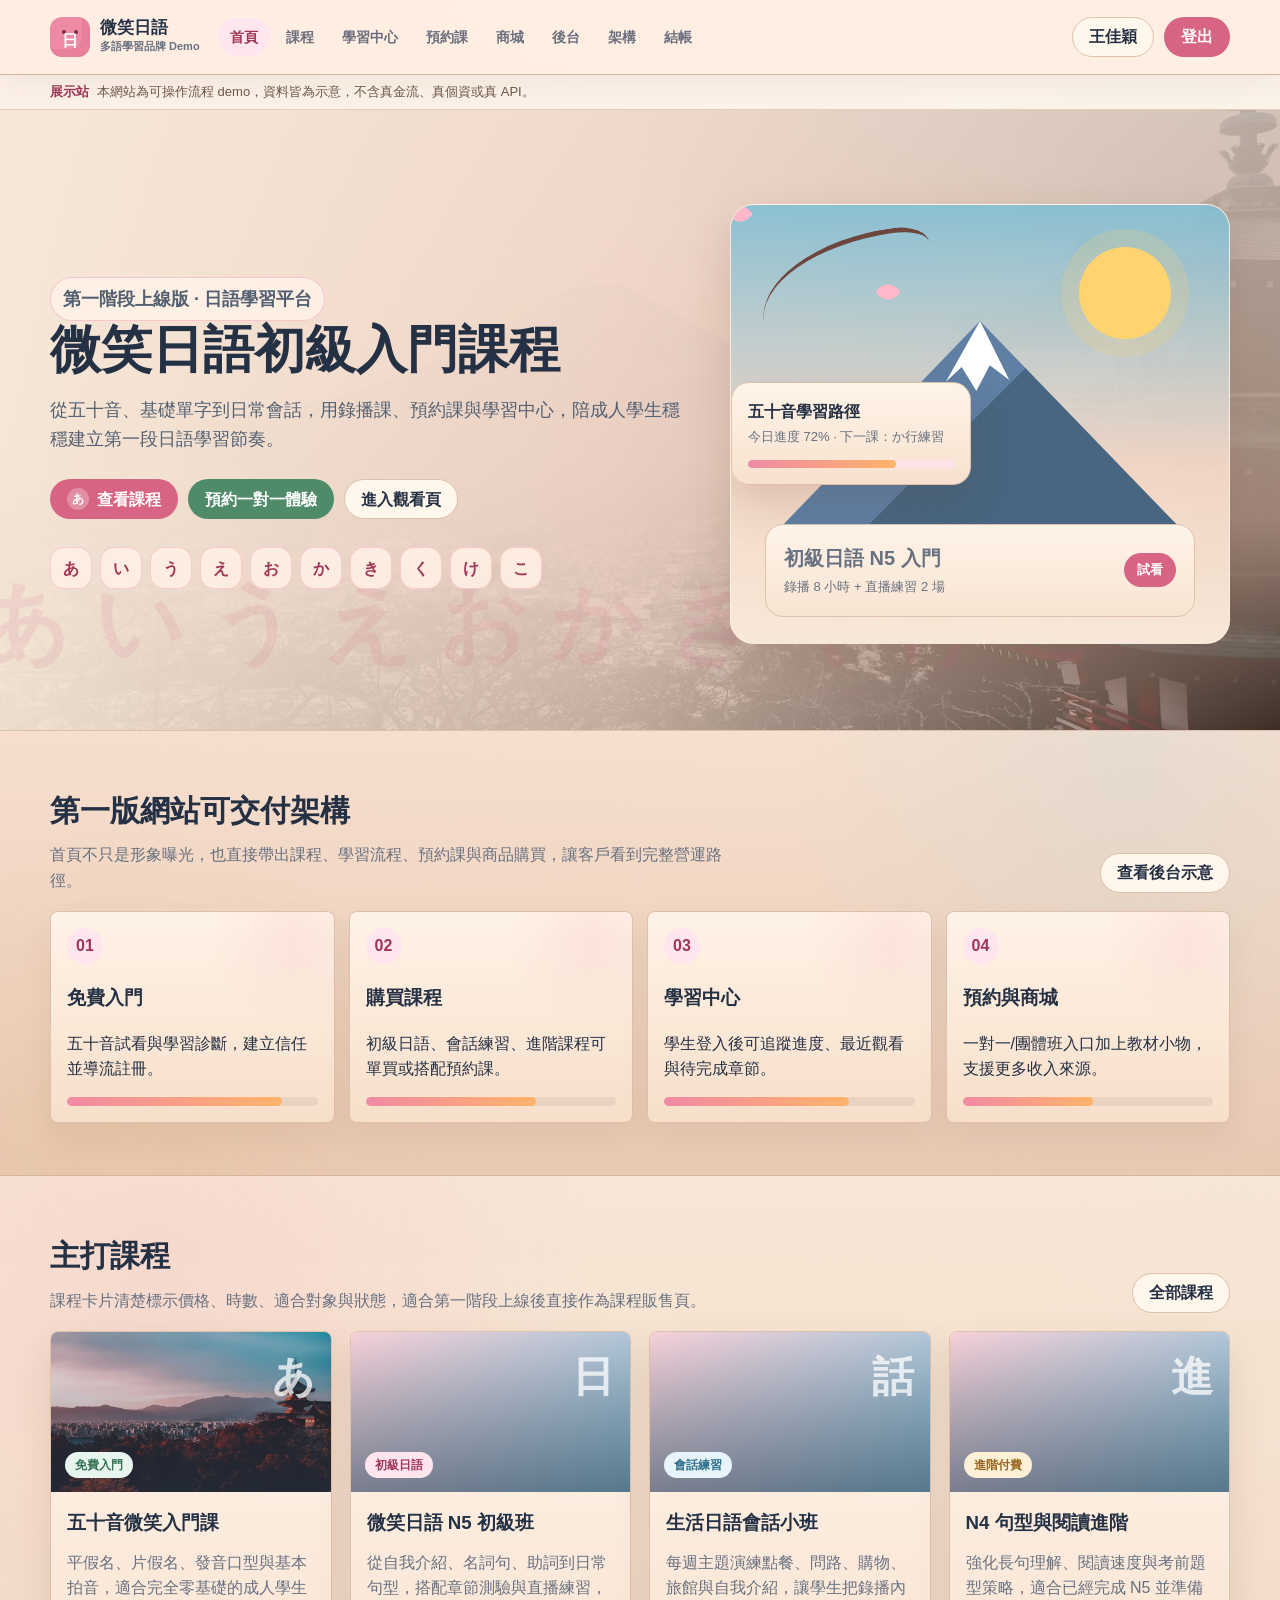
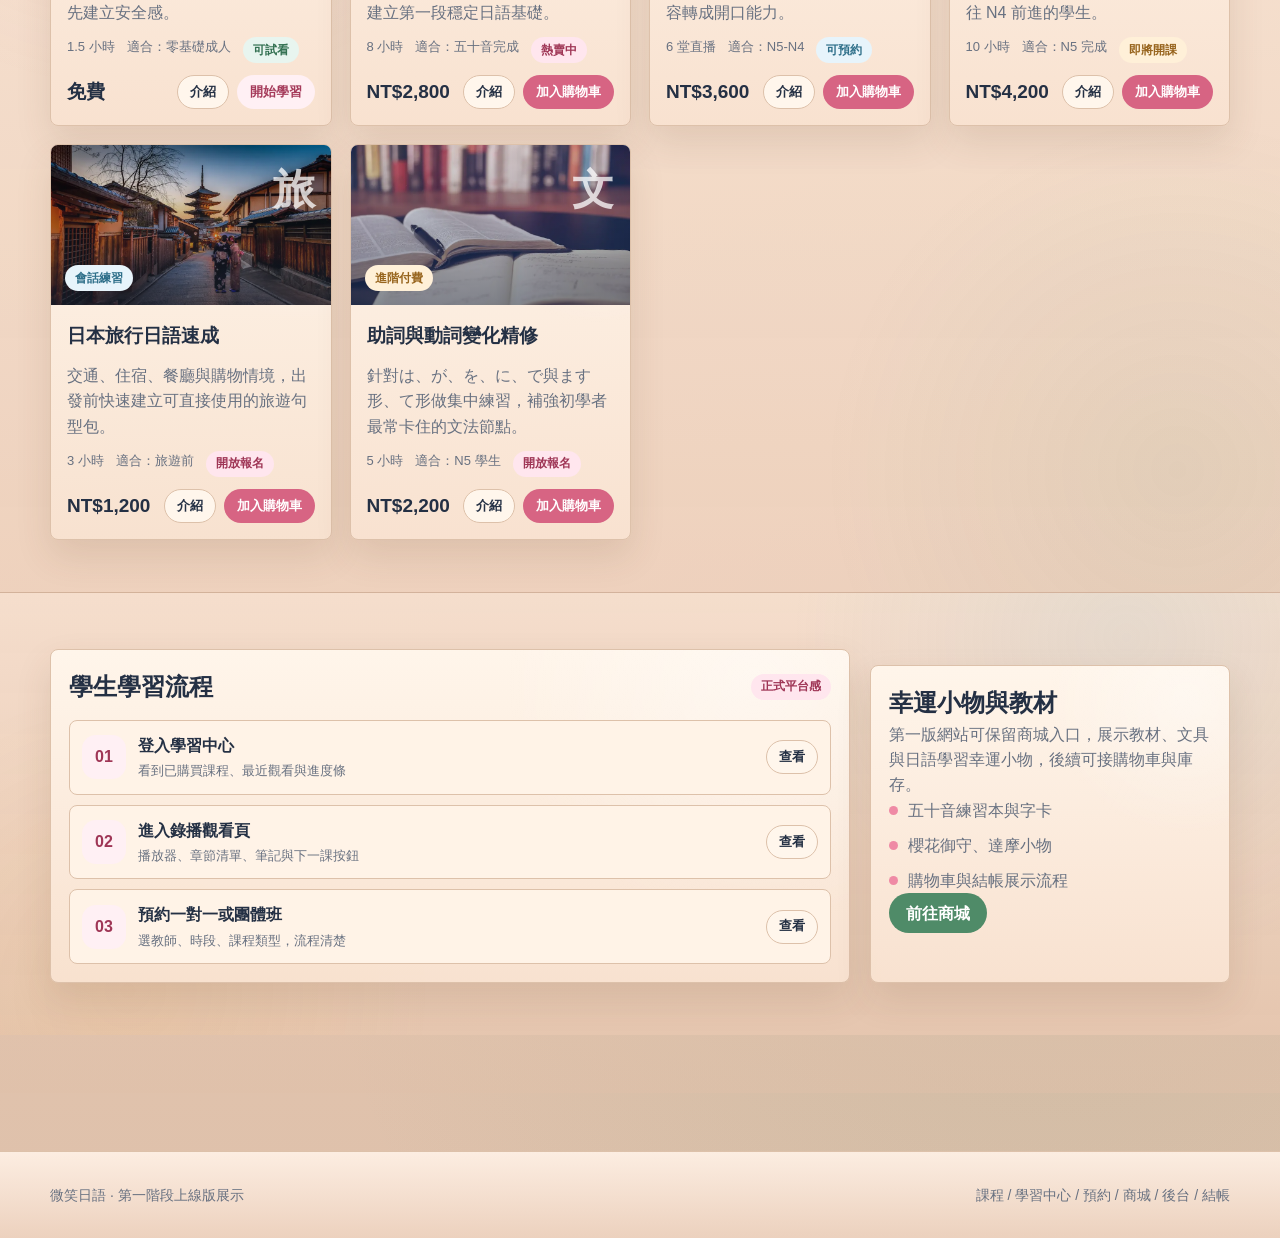
<file: index.html>
<!doctype html>
<html lang="zh-Hant">
  <head>
    <meta charset="utf-8">
    <meta name="viewport" content="width=device-width, initial-scale=1">
    <meta name="robots" content="noindex,nofollow">
    <title>微笑日語 | 第一階段上線版</title>
    <link rel="icon" href="favicon.svg" type="image/svg+xml">
    <link rel="stylesheet" href="styles.css?v=qa-20260507d">
  </head>
  <body>
    <header class="site-header">
      <div class="nav-shell">
        <a class="brand" href="index.html">
          <span class="brand-mark"><span>日</span></span>
          <span class="brand-text"><strong>微笑日語</strong><small>多語學習品牌 Demo</small></span>
        </a>
        <nav class="site-nav" aria-label="主要導覽">
          <a class="is-active" href="index.html">首頁</a>
          <a href="courses.html">課程</a>
          <a href="dashboard.html">學習中心</a>
          <a href="booking.html">預約課</a>
          <a href="shop.html">商城</a>
          <a href="admin.html">後台</a>
          <a href="checkout.html">結帳</a>
        </nav>
        <div class="nav-actions">
          <a class="btn btn-outline" href="dashboard.html">學生登入</a>
          <a class="btn btn-primary" href="course-detail.html">開始學五十音</a>
        </div>
      </div>
    </header>

    <main class="page-main">
      <section class="hero">
        <div class="page-shell hero-grid">
          <div class="hero-copy">
            <p class="eyebrow">第一階段上線版 · 日語學習平台</p>
            <h1>微笑日語初級入門課程</h1>
            <p>從五十音、基礎單字到日常會話，用錄播課、預約課與學習中心，陪成人學生穩穩建立第一段日語學習節奏。</p>
            <div class="hero-actions">
              <a class="btn btn-primary" href="courses.html"><span class="icon-dot">あ</span>查看課程</a>
              <a class="btn btn-matcha" href="booking.html">預約一對一體驗</a>
              <a class="btn btn-outline" href="learn.html">進入觀看頁</a>
            </div>
            <div class="kana-strip" aria-label="五十音視覺元素">
              <span>あ</span><span>い</span><span>う</span><span>え</span><span>お</span>
              <span>か</span><span>き</span><span>く</span><span>け</span><span>こ</span>
            </div>
          </div>

          <div class="hero-visual" aria-label="富士山與課程學習視覺">
            <div class="fuji-card">
              <div class="sun"></div>
              <div class="sakura-branch"></div>
              <span class="petal"></span>
              <span class="petal"></span>
              <span class="petal"></span>
              <div class="mountain"></div>
              <div class="path-card">
                <strong>五十音學習路徑</strong>
                <span class="item-meta">今日進度 72% · 下一課：か行練習</span>
                <div class="path-line"><span style="--value: 72%"></span></div>
              </div>
              <div class="lesson-ticket">
                <span><strong>初級日語 N5 入門</strong><span class="item-meta">錄播 8 小時 + 直播練習 2 場</span></span>
                <a class="btn btn-small btn-primary" href="course-detail.html">試看</a>
              </div>
            </div>
          </div>
        </div>
      </section>

      <section class="section">
        <div class="page-shell">
          <div class="section-title">
            <div>
              <h2>第一版網站可交付架構</h2>
              <p>首頁不只是形象曝光，也直接帶出課程、學習流程、預約課與商品購買，讓客戶看到完整營運路徑。</p>
            </div>
            <a class="btn btn-outline" href="admin.html">查看後台示意</a>
          </div>
          <div class="learning-path">
            <article class="path-step" data-step="01">
              <h3>免費入門</h3>
              <p>五十音試看與學習診斷，建立信任並導流註冊。</p>
              <div class="progress-bar"><span style="--value: 86%"></span></div>
            </article>
            <article class="path-step" data-step="02">
              <h3>購買課程</h3>
              <p>初級日語、會話練習、進階課程可單買或搭配預約課。</p>
              <div class="progress-bar"><span style="--value: 68%"></span></div>
            </article>
            <article class="path-step" data-step="03">
              <h3>學習中心</h3>
              <p>學生登入後可追蹤進度、最近觀看與待完成章節。</p>
              <div class="progress-bar"><span style="--value: 74%"></span></div>
            </article>
            <article class="path-step" data-step="04">
              <h3>預約與商城</h3>
              <p>一對一/團體班入口加上教材小物，支援更多收入來源。</p>
              <div class="progress-bar"><span style="--value: 52%"></span></div>
            </article>
          </div>
        </div>
      </section>

      <section class="section">
        <div class="page-shell">
          <div class="section-title">
            <div>
              <h2>主打課程</h2>
              <p>課程卡片清楚標示價格、時數、適合對象與狀態，適合第一階段上線後直接作為課程販售頁。</p>
            </div>
            <a class="btn btn-outline" href="courses.html">全部課程</a>
          </div>
          <div class="course-grid">
            <article class="course-card">
              <div class="course-art" data-kana="あ"><picture class="art-picture"><source srcset="assets/images/courses/kana-intro.webp" type="image/webp"><img src="assets/images/courses/kana-intro.jpg" alt="五十音微笑入門課課程示意圖" loading="lazy" decoding="async"></picture>
                <span class="tag tag-free">免費入門</span>
              </div>
              <div class="card-body">
                <h3>五十音微笑入門課</h3>
                <p>12 支短影片，建立平假名、片假名與發音基礎。</p>
                <div class="card-meta"><span>1.5 小時</span><span>零基礎</span><span>開放試看</span></div>
                <div class="card-foot"><span class="price">免費</span><a class="btn btn-small btn-soft" href="course-detail.html">看詳情</a></div>
              </div>
            </article>
            <article class="course-card">
              <div class="course-art" data-kana="日"><picture class="art-picture"><source srcset="assets/images/courses/n5-basic.webp" type="image/webp"><img src="assets/images/courses/n5-basic.jpg" alt="微笑日語 N5 初級班課程示意圖" loading="lazy" decoding="async"></picture>
                <span class="tag tag-new">初級日語</span>
              </div>
              <div class="card-body">
                <h3>微笑日語 N5 初級班</h3>
                <p>從自我介紹、助詞到日常句型，搭配章節測驗。</p>
                <div class="card-meta"><span>8 小時</span><span>初學成人</span><span>熱賣中</span></div>
                <div class="card-foot"><span class="price">NT$2,800</span><a class="btn btn-small btn-primary" href="course-detail.html">購買</a></div>
              </div>
            </article>
            <article class="course-card">
              <div class="course-art" data-kana="話"><picture class="art-picture"><source srcset="assets/images/courses/conversation.webp" type="image/webp"><img src="assets/images/courses/conversation.jpg" alt="生活日語會話練習課程示意圖" loading="lazy" decoding="async"></picture>
                <span class="tag tag-live">會話練習</span>
              </div>
              <div class="card-body">
                <h3>生活日語會話練習</h3>
                <p>購物、餐廳、旅遊與職場情境，小班直播演練。</p>
                <div class="card-meta"><span>6 堂</span><span>N5-N4</span><span>可預約</span></div>
                <div class="card-foot"><span class="price">NT$3,600</span><a class="btn btn-small btn-matcha" href="booking.html">預約</a></div>
              </div>
            </article>
            <article class="course-card">
              <div class="course-art" data-kana="進"><picture class="art-picture"><source srcset="assets/images/courses/n4-reading.webp" type="image/webp"><img src="assets/images/courses/n4-reading.jpg" alt="N4 句型與閱讀進階課程示意圖" loading="lazy" decoding="async"></picture>
                <span class="tag tag-paid">進階付費</span>
              </div>
              <div class="card-body">
                <h3>N4 句型與閱讀進階</h3>
                <p>強化長句理解、閱讀速度與考前題型策略。</p>
                <div class="card-meta"><span>10 小時</span><span>N5 完成</span><span>即將開課</span></div>
                <div class="card-foot"><span class="price">NT$4,200</span><a class="btn btn-small btn-outline" href="courses.html">了解</a></div>
              </div>
            </article>
          </div>
        </div>
      </section>

      <section class="section">
        <div class="page-shell content-grid">
          <div class="panel">
            <div class="panel-head">
              <h2>學生學習流程</h2>
              <span class="state-pill state-pink">正式平台感</span>
            </div>
            <ul class="lesson-list">
              <li class="lesson-item"><span class="lesson-index">01</span><span><strong class="item-title">登入學習中心</strong><span class="item-meta">看到已購買課程、最近觀看與進度條</span></span><a class="btn btn-small btn-outline" href="dashboard.html">查看</a></li>
              <li class="lesson-item"><span class="lesson-index">02</span><span><strong class="item-title">進入錄播觀看頁</strong><span class="item-meta">播放器、章節清單、筆記與下一課按鈕</span></span><a class="btn btn-small btn-outline" href="learn.html">查看</a></li>
              <li class="lesson-item"><span class="lesson-index">03</span><span><strong class="item-title">預約一對一或團體班</strong><span class="item-meta">選教師、時段、課程類型，流程清楚</span></span><a class="btn btn-small btn-outline" href="booking.html">查看</a></li>
            </ul>
          </div>
          <aside class="panel">
            <h2>幸運小物與教材</h2>
            <p>第一版網站可保留商城入口，展示教材、文具與日語學習幸運小物，後續可接購物車與庫存。</p>
            <ul class="feature-list">
              <li>五十音練習本與字卡</li>
              <li>櫻花御守、達摩小物</li>
              <li>購物車與結帳展示流程</li>
            </ul>
            <a class="btn btn-matcha" href="shop.html">前往商城</a>
          </aside>
        </div>
      </section>
    </main>

    <footer class="footer">
      <div class="page-shell">
        <span>微笑日語 · 第一階段上線版展示</span>
        <span>課程 / 學習中心 / 預約 / 商城 / 後台 / 結帳</span>
      </div>
    </footer>
    <script src="app.js?v=qa-20260507d"></script>
  </body>
</html>
</file>
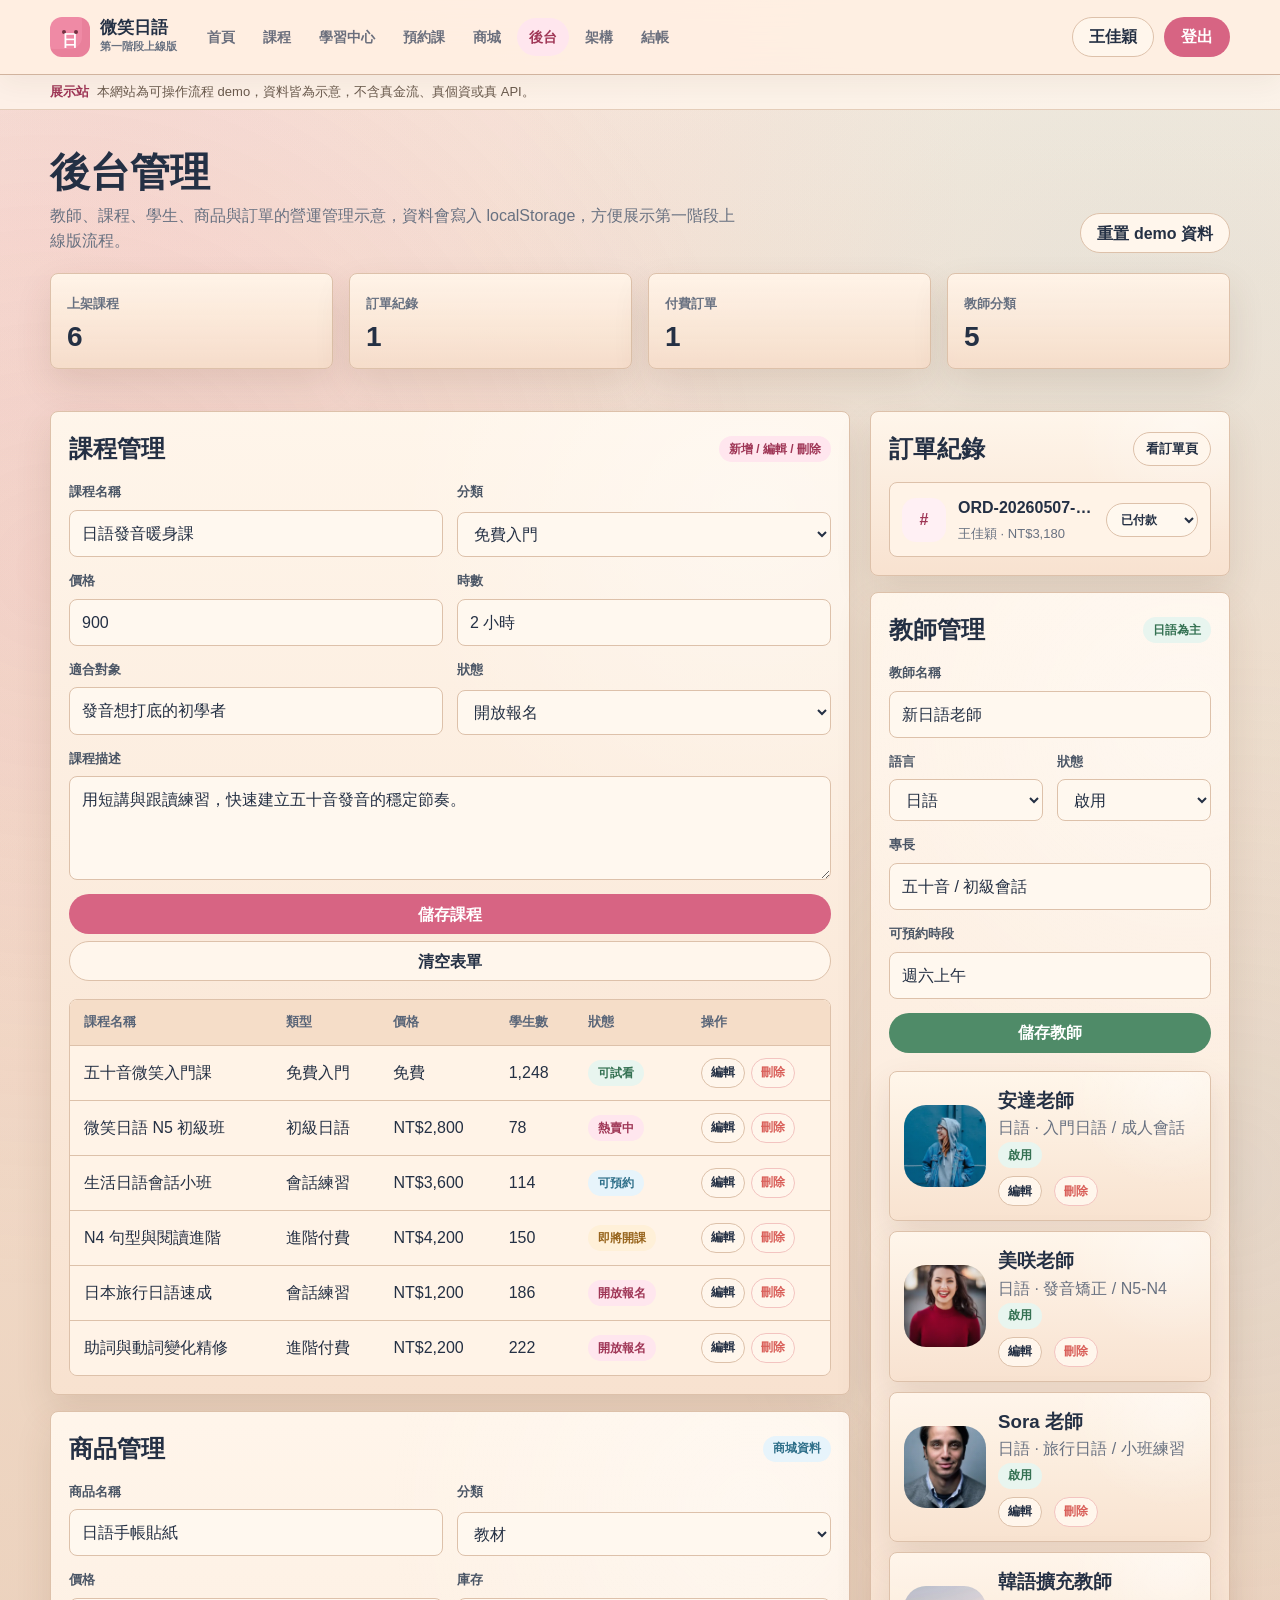
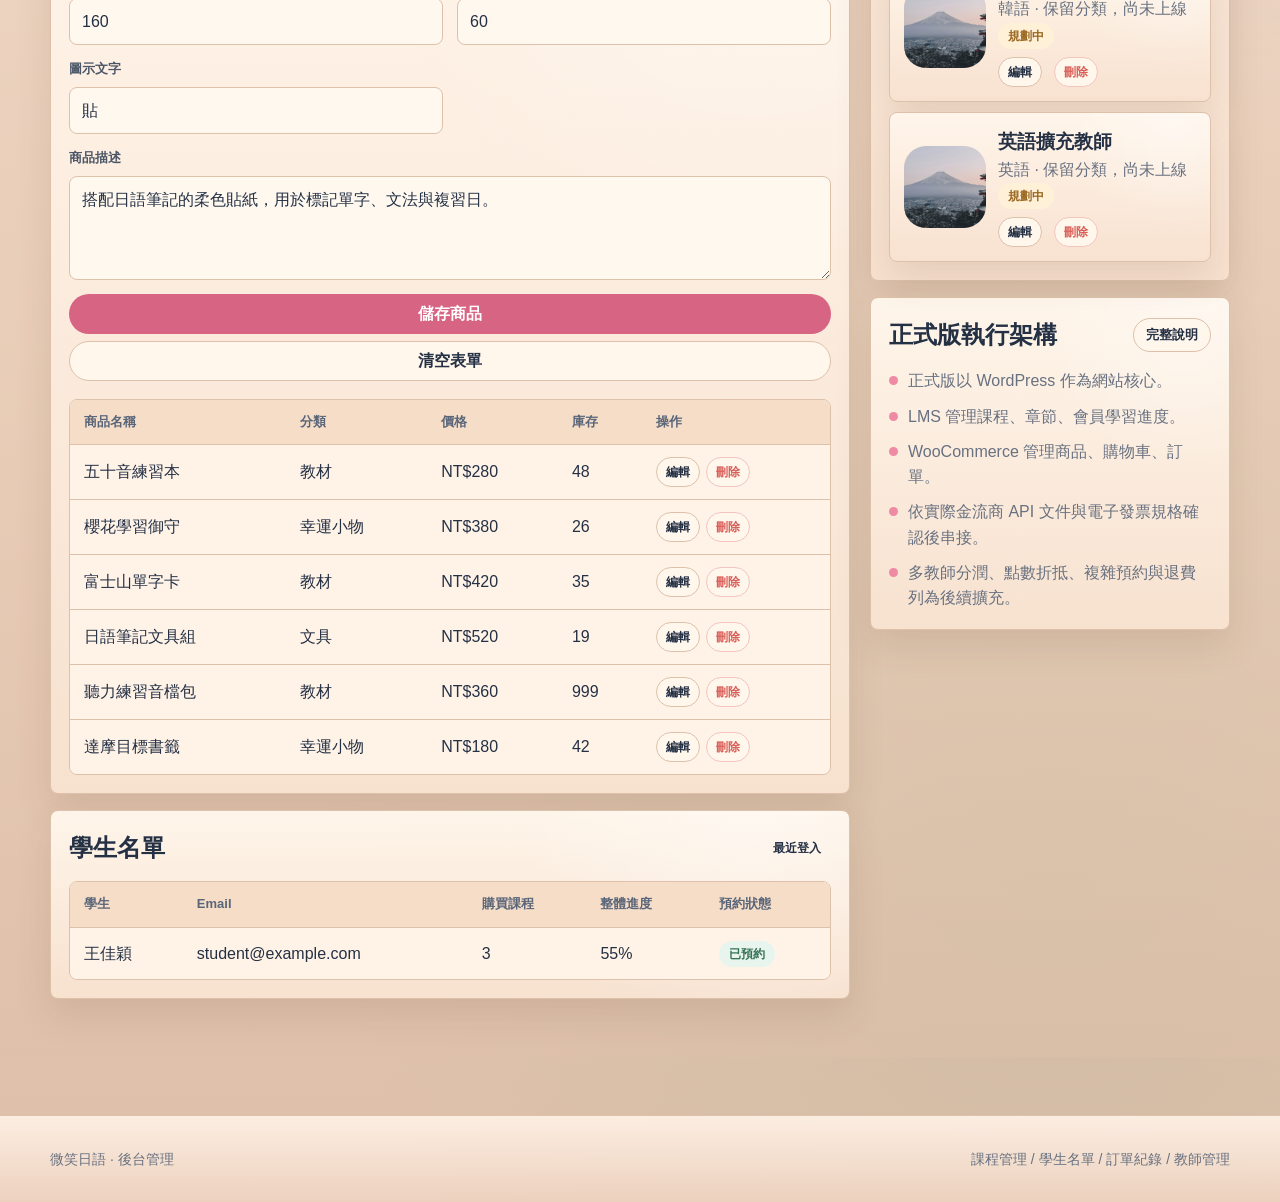
<file: admin.html>
<!doctype html>
<html lang="zh-Hant">
  <head>
    <meta charset="utf-8">
    <meta name="viewport" content="width=device-width, initial-scale=1">
    <meta name="robots" content="noindex,nofollow">
    <title>後台管理 | 微笑日語</title>
    <link rel="icon" href="favicon.svg" type="image/svg+xml">
    <link rel="stylesheet" href="styles.css?v=qa-20260507d">
  </head>
  <body>
    <header class="site-header">
      <div class="nav-shell">
        <a class="brand" href="index.html"><span class="brand-mark"><span>日</span></span><span class="brand-text"><strong>微笑日語</strong><small>第一階段上線版</small></span></a>
        <nav class="site-nav" aria-label="主要導覽">
          <a href="index.html">首頁</a>
          <a href="courses.html">課程</a>
          <a href="dashboard.html">學習中心</a>
          <a href="booking.html">預約課</a>
          <a href="shop.html">商城</a>
          <a class="is-active" href="admin.html">後台</a>
          <a href="checkout.html">結帳</a>
        </nav>
        <div class="nav-actions"><a class="btn btn-outline" href="courses.html">前台預覽</a><a class="btn btn-primary" href="admin.html">新增課程</a></div>
      </div>
    </header>

    <main class="page-main">
      <div class="page-shell">
        <div class="page-title">
          <div>
            <h1>後台管理</h1>
            <p>教師、課程、學生、訂單的營運管理示意，畫面保留足夠資料量，讓客戶理解第一版網站可支援日常管理。</p>
          </div>
          <span class="state-pill state-pink">管理員視角</span>
        </div>

        <section class="stats-grid">
          <div class="stat-card"><span>上架課程</span><strong>8</strong></div>
          <div class="stat-card"><span>本月訂單</span><strong>126</strong></div>
          <div class="stat-card"><span>活躍學生</span><strong>482</strong></div>
          <div class="stat-card"><span>預約課</span><strong>34</strong></div>
        </section>

        <section class="section admin-layout">
          <div>
            <section class="admin-panel">
              <div class="panel-head"><h2>課程管理</h2><a class="btn btn-small btn-primary" href="course-detail.html">新增課程</a></div>
              <div class="table-wrap">
                <table>
                  <thead><tr><th>課程名稱</th><th>類型</th><th>價格</th><th>學生數</th><th>狀態</th></tr></thead>
                  <tbody>
                    <tr><td>五十音微笑入門課</td><td>免費錄播</td><td>免費</td><td>1,248</td><td><span class="state-pill state-on">上架中</span></td></tr>
                    <tr><td>微笑日語 N5 初級班</td><td>付費錄播</td><td>NT$2,800</td><td>382</td><td><span class="state-pill state-pink">熱賣中</span></td></tr>
                    <tr><td>生活日語會話小班</td><td>團體直播</td><td>NT$3,600</td><td>96</td><td><span class="state-pill state-blue">招生中</span></td></tr>
                    <tr><td>N4 句型與閱讀進階</td><td>付費錄播</td><td>NT$4,200</td><td>42</td><td><span class="state-pill state-warn">草稿</span></td></tr>
                  </tbody>
                </table>
              </div>
            </section>

            <section class="admin-panel">
              <div class="panel-head"><h2>學生名單</h2><span class="price-pill">最近登入</span></div>
              <div class="table-wrap">
                <table>
                  <thead><tr><th>學生</th><th>購買課程</th><th>進度</th><th>最近觀看</th><th>預約狀態</th></tr></thead>
                  <tbody>
                    <tr><td>王佳穎</td><td>N5 初級班</td><td>68%</td><td>助詞は/が/を</td><td><span class="state-pill state-on">已預約</span></td></tr>
                    <tr><td>Leo Huang</td><td>五十音入門</td><td>100%</td><td>總複習</td><td><span class="state-pill">尚未預約</span></td></tr>
                    <tr><td>林怡安</td><td>會話小班</td><td>35%</td><td>餐廳點餐</td><td><span class="state-pill state-blue">團體班</span></td></tr>
                    <tr><td>陳志明</td><td>N4 進階候補</td><td>12%</td><td>句型預習</td><td><span class="state-pill state-warn">待付款</span></td></tr>
                  </tbody>
                </table>
              </div>
            </section>
          </div>

          <aside>
            <section class="admin-panel">
              <div class="panel-head"><h2>訂單紀錄</h2><a class="btn btn-small btn-outline" href="order-complete.html">看訂單頁</a></div>
              <ul class="cart-list">
                <li class="cart-item"><span class="item-icon">#</span><span><strong class="item-title">ORD-20260507-018</strong><span class="item-meta">N5 初級班 + 御守 · NT$3,180</span></span><span class="state-pill state-on">已付款</span></li>
                <li class="cart-item"><span class="item-icon">#</span><span><strong class="item-title">ORD-20260507-017</strong><span class="item-meta">團體班預約 · NT$650</span></span><span class="state-pill state-blue">已預約</span></li>
                <li class="cart-item"><span class="item-icon">#</span><span><strong class="item-title">ORD-20260507-016</strong><span class="item-meta">文具組 · NT$420</span></span><span class="state-pill state-warn">待匯款</span></li>
              </ul>
            </section>

            <section class="admin-panel">
              <div class="panel-head"><h2>教師管理</h2><span class="state-pill state-on">3 位啟用</span></div>
              <div class="teacher-card">
                <div class="teacher-photo"><picture class="teacher-picture"><source srcset="assets/images/teachers/ando.webp" type="image/webp"><img src="assets/images/teachers/ando.jpg" alt="安達老師講師示意照片" loading="lazy" decoding="async"></picture></div>
                <div><h3>安達老師</h3><p>8 課程 · 16 預約</p><span class="state-pill state-on">啟用</span></div>
              </div>
              <div class="teacher-card" style="margin-top: 10px;">
                <div class="teacher-photo"><picture class="teacher-picture"><source srcset="assets/images/teachers/misaki.webp" type="image/webp"><img src="assets/images/teachers/misaki.jpg" alt="美咲老師講師示意照片" loading="lazy" decoding="async"></picture></div>
                <div><h3>美咲老師</h3><p>3 課程 · 9 預約</p><span class="state-pill state-on">啟用</span></div>
              </div>
              <div class="teacher-card" style="margin-top: 10px;">
                <div class="teacher-photo"><picture class="teacher-picture"><source srcset="assets/images/teachers/sora.webp" type="image/webp"><img src="assets/images/teachers/sora.jpg" alt="Sora 老師講師示意照片" loading="lazy" decoding="async"></picture></div>
                <div><h3>Sora 老師</h3><p>5 課程 · 9 預約</p><span class="state-pill state-on">啟用</span></div>
              </div>
            </section>
          </aside>
        </section>
      </div>
    </main>

    <footer class="footer"><div class="page-shell"><span>微笑日語 · 後台管理</span><span>課程管理 / 學生名單 / 訂單紀錄 / 教師管理</span></div></footer>
    <script src="app.js?v=qa-20260507d"></script>
  </body>
</html>
</file>
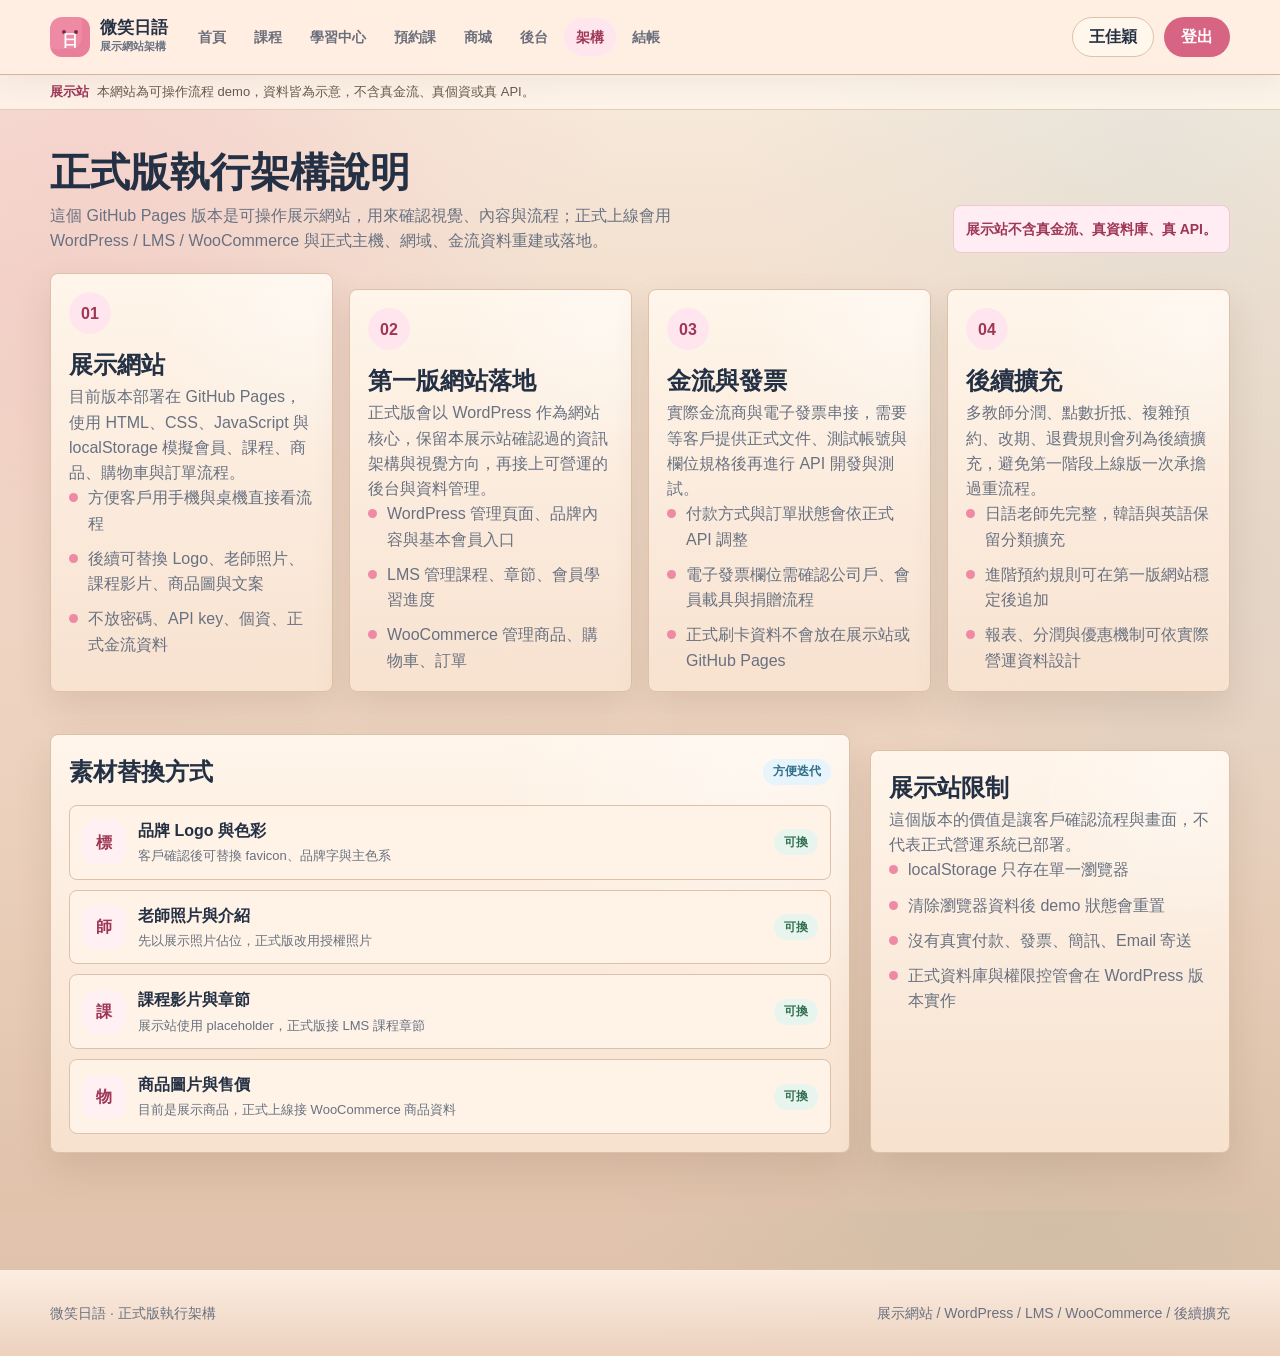
<file: architecture.html>
<!doctype html>
<html lang="zh-Hant">
  <head>
    <meta charset="utf-8">
    <meta name="viewport" content="width=device-width, initial-scale=1">
    <meta name="robots" content="noindex,nofollow">
    <title>正式版執行架構 | 微笑日語</title>
    <link rel="icon" href="favicon.svg" type="image/svg+xml">
    <link rel="stylesheet" href="styles.css?v=qa-20260507d">
  </head>
  <body>
    <header class="site-header">
      <div class="nav-shell">
        <a class="brand" href="index.html"><span class="brand-mark"><span>日</span></span><span class="brand-text"><strong>微笑日語</strong><small>展示網站架構</small></span></a>
        <nav class="site-nav" aria-label="主要導覽">
          <a href="index.html">首頁</a>
          <a href="courses.html">課程</a>
          <a href="dashboard.html">學習中心</a>
          <a href="booking.html">預約課</a>
          <a href="shop.html">商城</a>
          <a href="admin.html">後台</a>
          <a class="is-active" href="architecture.html">架構</a>
          <a href="checkout.html">結帳</a>
        </nav>
        <div class="nav-actions"><a class="btn btn-outline" href="admin.html">回後台</a><a class="btn btn-primary" href="courses.html">看流程</a></div>
      </div>
    </header>

    <main class="page-main">
      <div class="page-shell">
        <div class="page-title">
          <div>
            <h1>正式版執行架構說明</h1>
            <p>這個 GitHub Pages 版本是可操作展示網站，用來確認視覺、內容與流程；正式上線會用 WordPress / LMS / WooCommerce 與正式主機、網域、金流資料重建或落地。</p>
          </div>
          <span class="notice">展示站不含真金流、真資料庫、真 API。</span>
        </div>

        <section class="architecture-flow">
          <article class="panel">
            <span class="step-badge">01</span>
            <h2>展示網站</h2>
            <p>目前版本部署在 GitHub Pages，使用 HTML、CSS、JavaScript 與 localStorage 模擬會員、課程、商品、購物車與訂單流程。</p>
            <ul class="feature-list">
              <li>方便客戶用手機與桌機直接看流程</li>
              <li>後續可替換 Logo、老師照片、課程影片、商品圖與文案</li>
              <li>不放密碼、API key、個資、正式金流資料</li>
            </ul>
          </article>
          <article class="panel">
            <span class="step-badge">02</span>
            <h2>第一版網站落地</h2>
            <p>正式版會以 WordPress 作為網站核心，保留本展示站確認過的資訊架構與視覺方向，再接上可營運的後台與資料管理。</p>
            <ul class="feature-list">
              <li>WordPress 管理頁面、品牌內容與基本會員入口</li>
              <li>LMS 管理課程、章節、會員學習進度</li>
              <li>WooCommerce 管理商品、購物車、訂單</li>
            </ul>
          </article>
          <article class="panel">
            <span class="step-badge">03</span>
            <h2>金流與發票</h2>
            <p>實際金流商與電子發票串接，需要等客戶提供正式文件、測試帳號與欄位規格後再進行 API 開發與測試。</p>
            <ul class="feature-list">
              <li>付款方式與訂單狀態會依正式 API 調整</li>
              <li>電子發票欄位需確認公司戶、會員載具與捐贈流程</li>
              <li>正式刷卡資料不會放在展示站或 GitHub Pages</li>
            </ul>
          </article>
          <article class="panel">
            <span class="step-badge">04</span>
            <h2>後續擴充</h2>
            <p>多教師分潤、點數折抵、複雜預約、改期、退費規則會列為後續擴充，避免第一階段上線版一次承擔過重流程。</p>
            <ul class="feature-list">
              <li>日語老師先完整，韓語與英語保留分類擴充</li>
              <li>進階預約規則可在第一版網站穩定後追加</li>
              <li>報表、分潤與優惠機制可依實際營運資料設計</li>
            </ul>
          </article>
        </section>

        <section class="section content-grid">
          <div class="panel">
            <div class="panel-head"><h2>素材替換方式</h2><span class="state-pill state-blue">方便迭代</span></div>
            <ul class="lesson-list">
              <li class="lesson-item"><span class="lesson-index">標</span><span><strong class="item-title">品牌 Logo 與色彩</strong><span class="item-meta">客戶確認後可替換 favicon、品牌字與主色系</span></span><span class="state-pill state-on">可換</span></li>
              <li class="lesson-item"><span class="lesson-index">師</span><span><strong class="item-title">老師照片與介紹</strong><span class="item-meta">先以展示照片佔位，正式版改用授權照片</span></span><span class="state-pill state-on">可換</span></li>
              <li class="lesson-item"><span class="lesson-index">課</span><span><strong class="item-title">課程影片與章節</strong><span class="item-meta">展示站使用 placeholder，正式版接 LMS 課程章節</span></span><span class="state-pill state-on">可換</span></li>
              <li class="lesson-item"><span class="lesson-index">物</span><span><strong class="item-title">商品圖片與售價</strong><span class="item-meta">目前是展示商品，正式上線接 WooCommerce 商品資料</span></span><span class="state-pill state-on">可換</span></li>
            </ul>
          </div>
          <aside class="panel">
            <h2>展示站限制</h2>
            <p>這個版本的價值是讓客戶確認流程與畫面，不代表正式營運系統已部署。</p>
            <ul class="feature-list">
              <li>localStorage 只存在單一瀏覽器</li>
              <li>清除瀏覽器資料後 demo 狀態會重置</li>
              <li>沒有真實付款、發票、簡訊、Email 寄送</li>
              <li>正式資料庫與權限控管會在 WordPress 版本實作</li>
            </ul>
          </aside>
        </section>
      </div>
    </main>

    <footer class="footer"><div class="page-shell"><span>微笑日語 · 正式版執行架構</span><span>展示網站 / WordPress / LMS / WooCommerce / 後續擴充</span></div></footer>
    <script src="app.js?v=qa-20260507d"></script>
  </body>
</html>
</file>
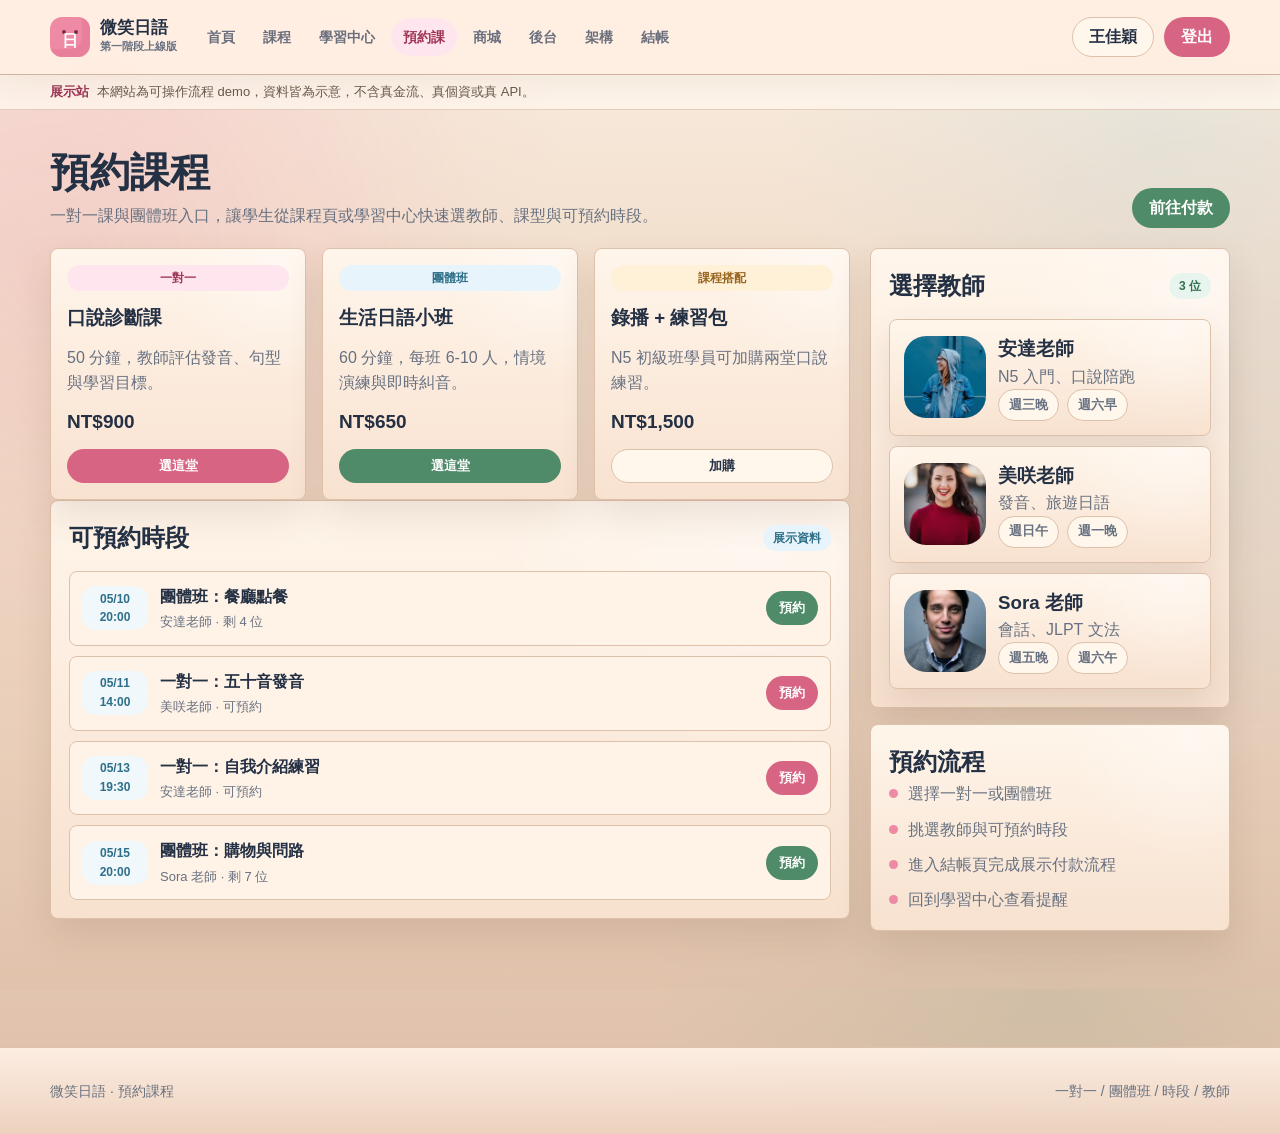
<file: booking.html>
<!doctype html>
<html lang="zh-Hant">
  <head>
    <meta charset="utf-8">
    <meta name="viewport" content="width=device-width, initial-scale=1">
    <meta name="robots" content="noindex,nofollow">
    <title>預約課程 | 微笑日語</title>
    <link rel="icon" href="favicon.svg" type="image/svg+xml">
    <link rel="stylesheet" href="styles.css?v=qa-20260507d">
  </head>
  <body>
    <header class="site-header">
      <div class="nav-shell">
        <a class="brand" href="index.html"><span class="brand-mark"><span>日</span></span><span class="brand-text"><strong>微笑日語</strong><small>第一階段上線版</small></span></a>
        <nav class="site-nav" aria-label="主要導覽">
          <a href="index.html">首頁</a>
          <a href="courses.html">課程</a>
          <a href="dashboard.html">學習中心</a>
          <a class="is-active" href="booking.html">預約課</a>
          <a href="shop.html">商城</a>
          <a href="admin.html">後台</a>
          <a href="checkout.html">結帳</a>
        </nav>
        <div class="nav-actions"><a class="btn btn-outline" href="courses.html">搭配課程</a><a class="btn btn-primary" href="checkout.html">確認預約</a></div>
      </div>
    </header>

    <main class="page-main">
      <div class="page-shell">
        <div class="page-title">
          <div>
            <h1>預約課程</h1>
            <p>一對一課與團體班入口，讓學生從課程頁或學習中心快速選教師、課型與可預約時段。</p>
          </div>
          <a class="btn btn-matcha" href="checkout.html">前往付款</a>
        </div>

        <section class="booking-layout">
          <div>
            <div class="grid-4" style="grid-template-columns: repeat(3, minmax(0, 1fr));">
              <article class="booking-card">
                <span class="state-pill state-pink">一對一</span>
                <h3>口說診斷課</h3>
                <p>50 分鐘，教師評估發音、句型與學習目標。</p>
                <strong class="price">NT$900</strong>
                <a class="btn btn-small btn-primary" href="checkout.html">選這堂</a>
              </article>
              <article class="booking-card">
                <span class="state-pill state-blue">團體班</span>
                <h3>生活日語小班</h3>
                <p>60 分鐘，每班 6-10 人，情境演練與即時糾音。</p>
                <strong class="price">NT$650</strong>
                <a class="btn btn-small btn-matcha" href="checkout.html">選這堂</a>
              </article>
              <article class="booking-card">
                <span class="state-pill state-warn">課程搭配</span>
                <h3>錄播 + 練習包</h3>
                <p>N5 初級班學員可加購兩堂口說練習。</p>
                <strong class="price">NT$1,500</strong>
                <a class="btn btn-small btn-outline" href="checkout.html">加購</a>
              </article>
            </div>

            <section class="panel section">
              <div class="panel-head"><h2>可預約時段</h2><span class="state-pill state-blue">展示資料</span></div>
              <ul class="reminder-list">
                <li class="reminder-item"><span class="time-chip">05/10<br>20:00</span><span><strong class="item-title">團體班：餐廳點餐</strong><span class="item-meta">安達老師 · 剩 4 位</span></span><a class="btn btn-small btn-matcha" href="checkout.html">預約</a></li>
                <li class="reminder-item"><span class="time-chip">05/11<br>14:00</span><span><strong class="item-title">一對一：五十音發音</strong><span class="item-meta">美咲老師 · 可預約</span></span><a class="btn btn-small btn-primary" href="checkout.html">預約</a></li>
                <li class="reminder-item"><span class="time-chip">05/13<br>19:30</span><span><strong class="item-title">一對一：自我介紹練習</strong><span class="item-meta">安達老師 · 可預約</span></span><a class="btn btn-small btn-primary" href="checkout.html">預約</a></li>
                <li class="reminder-item"><span class="time-chip">05/15<br>20:00</span><span><strong class="item-title">團體班：購物與問路</strong><span class="item-meta">Sora 老師 · 剩 7 位</span></span><a class="btn btn-small btn-matcha" href="checkout.html">預約</a></li>
              </ul>
            </section>
          </div>

          <aside>
            <section class="panel">
              <div class="panel-head"><h2>選擇教師</h2><span class="state-pill state-on">3 位</span></div>
              <div class="teacher-card">
                <div class="teacher-photo"><picture class="teacher-picture"><source srcset="assets/images/teachers/ando.webp" type="image/webp"><img src="assets/images/teachers/ando.jpg" alt="安達老師講師示意照片" loading="lazy" decoding="async"></picture></div>
                <div><h3>安達老師</h3><p>N5 入門、口說陪跑</p><div class="slots"><span>週三晚</span><span>週六早</span></div></div>
              </div>
              <div class="teacher-card" style="margin-top: 10px;">
                <div class="teacher-photo"><picture class="teacher-picture"><source srcset="assets/images/teachers/misaki.webp" type="image/webp"><img src="assets/images/teachers/misaki.jpg" alt="美咲老師講師示意照片" loading="lazy" decoding="async"></picture></div>
                <div><h3>美咲老師</h3><p>發音、旅遊日語</p><div class="slots"><span>週日午</span><span>週一晚</span></div></div>
              </div>
              <div class="teacher-card" style="margin-top: 10px;">
                <div class="teacher-photo"><picture class="teacher-picture"><source srcset="assets/images/teachers/sora.webp" type="image/webp"><img src="assets/images/teachers/sora.jpg" alt="Sora 老師講師示意照片" loading="lazy" decoding="async"></picture></div>
                <div><h3>Sora 老師</h3><p>會話、JLPT 文法</p><div class="slots"><span>週五晚</span><span>週六午</span></div></div>
              </div>
            </section>
            <section class="panel">
              <h2>預約流程</h2>
              <ul class="feature-list">
                <li>選擇一對一或團體班</li>
                <li>挑選教師與可預約時段</li>
                <li>進入結帳頁完成展示付款流程</li>
                <li>回到學習中心查看提醒</li>
              </ul>
            </section>
          </aside>
        </section>
      </div>
    </main>

    <footer class="footer"><div class="page-shell"><span>微笑日語 · 預約課程</span><span>一對一 / 團體班 / 時段 / 教師</span></div></footer>
    <script src="app.js?v=qa-20260507d"></script>
  </body>
</html>
</file>
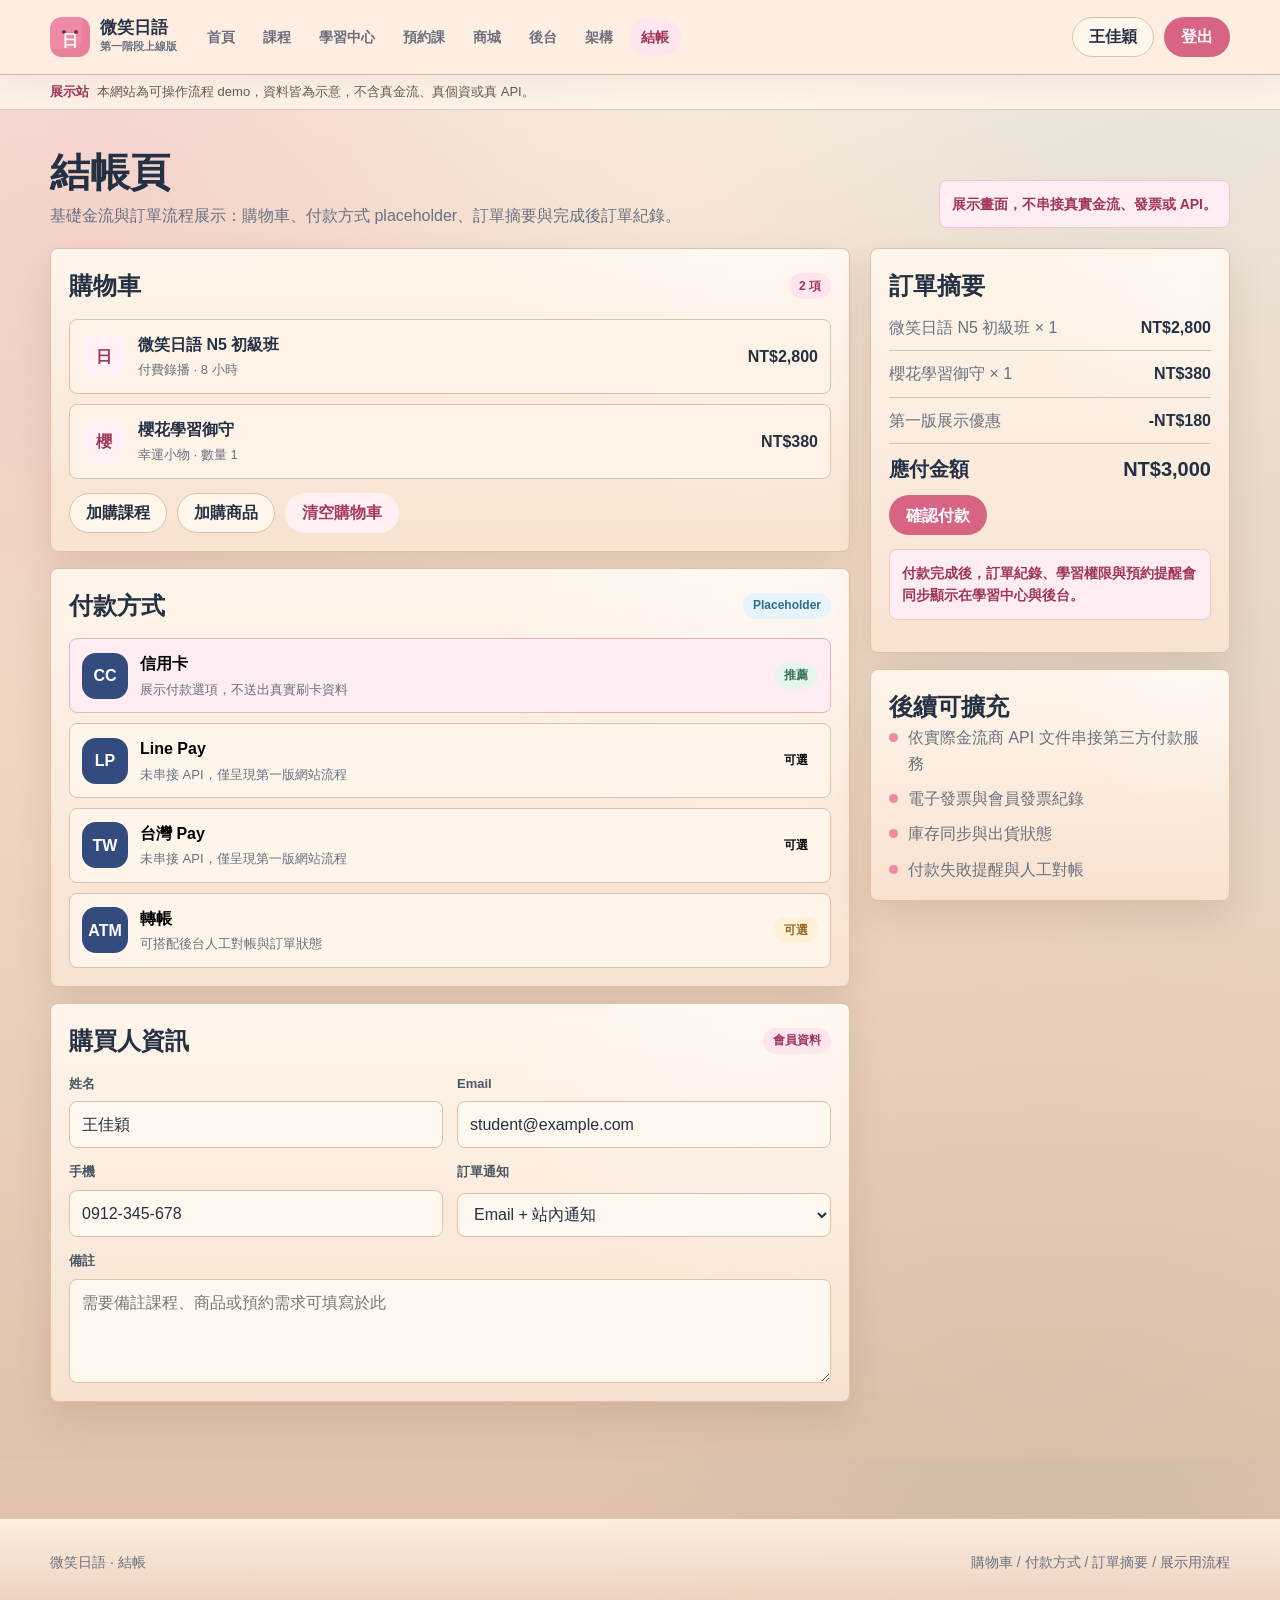
<file: checkout.html>
<!doctype html>
<html lang="zh-Hant">
  <head>
    <meta charset="utf-8">
    <meta name="viewport" content="width=device-width, initial-scale=1">
    <meta name="robots" content="noindex,nofollow">
    <title>結帳 | 微笑日語</title>
    <link rel="icon" href="favicon.svg" type="image/svg+xml">
    <link rel="stylesheet" href="styles.css?v=qa-20260507d">
  </head>
  <body>
    <header class="site-header">
      <div class="nav-shell">
        <a class="brand" href="index.html"><span class="brand-mark"><span>日</span></span><span class="brand-text"><strong>微笑日語</strong><small>第一階段上線版</small></span></a>
        <nav class="site-nav" aria-label="主要導覽">
          <a href="index.html">首頁</a>
          <a href="courses.html">課程</a>
          <a href="dashboard.html">學習中心</a>
          <a href="booking.html">預約課</a>
          <a href="shop.html">商城</a>
          <a href="admin.html">後台</a>
          <a class="is-active" href="checkout.html">結帳</a>
        </nav>
        <div class="nav-actions"><a class="btn btn-outline" href="shop.html">回商城</a><a class="btn btn-primary" href="order-complete.html">完成訂單</a></div>
      </div>
    </header>

    <main class="page-main">
      <div class="page-shell">
        <div class="page-title">
          <div>
            <h1>結帳頁</h1>
            <p>基礎金流與訂單流程展示：購物車、付款方式 placeholder、訂單摘要與完成後訂單紀錄。</p>
          </div>
          <span class="notice">展示畫面，不串接真實金流、發票或 API。</span>
        </div>

        <section class="checkout-layout">
          <div>
            <section class="shop-panel">
              <div class="panel-head"><h2>購物車</h2><span class="state-pill state-pink">3 項商品</span></div>
              <ul class="cart-list">
                <li class="cart-item"><span class="item-icon">日</span><span><strong class="item-title">微笑日語 N5 初級班</strong><span class="item-meta">錄播課程 · 180 天觀看</span></span><strong>NT$2,800</strong></li>
                <li class="cart-item"><span class="item-icon">🌸</span><span><strong class="item-title">櫻花學習御守</strong><span class="item-meta">幸運小物 · 數量 1</span></span><strong>NT$380</strong></li>
                <li class="cart-item"><span class="item-icon">🎙</span><span><strong class="item-title">一對一口說診斷課</strong><span class="item-meta">05/13 19:30 · 安達老師</span></span><strong>NT$900</strong></li>
              </ul>
            </section>

            <section class="shop-panel">
              <div class="panel-head"><h2>付款方式</h2><span class="state-pill state-blue">Placeholder</span></div>
              <div class="lesson-list" data-choice-group>
                <button class="payment-card is-active" type="button"><span class="pay-logo">CC</span><span><strong class="item-title">信用卡</strong><span class="item-meta">展示付款選項，不送出真實刷卡資料</span></span><span class="state-pill state-on">推薦</span></button>
                <button class="payment-card" type="button"><span class="pay-logo">LP</span><span><strong class="item-title">Line Pay</strong><span class="item-meta">未串接 API，僅呈現第一版網站流程</span></span><span class="state-pill">可選</span></button>
                <button class="payment-card" type="button"><span class="pay-logo">TW</span><span><strong class="item-title">台灣 Pay</strong><span class="item-meta">可作為後續金流擴充項目</span></span><span class="state-pill">可選</span></button>
                <button class="payment-card" type="button"><span class="pay-logo">ATM</span><span><strong class="item-title">轉帳</strong><span class="item-meta">可搭配後台人工對帳與訂單狀態</span></span><span class="state-pill state-warn">人工確認</span></button>
              </div>
            </section>

            <section class="shop-panel">
              <div class="panel-head"><h2>購買人資訊</h2><span class="state-pill state-pink">會員資料</span></div>
              <form class="form-grid">
                <div class="field"><label for="name">姓名</label><input id="name" value="王佳穎"></div>
                <div class="field"><label for="email">Email</label><input id="email" value="student@example.com"></div>
                <div class="field"><label for="phone">手機</label><input id="phone" value="0912-345-678"></div>
                <div class="field"><label for="method">訂單通知</label><select id="method"><option>Email + 站內通知</option><option>僅 Email</option></select></div>
                <div class="field-full"><label for="note">備註</label><textarea id="note" placeholder="需要備註課程、商品或預約需求可填寫於此"></textarea></div>
              </form>
            </section>
          </div>

          <aside>
            <section class="shop-panel">
              <h2>訂單摘要</h2>
              <div class="summary-row"><span>N5 初級班</span><strong>NT$2,800</strong></div>
              <div class="summary-row"><span>櫻花學習御守</span><strong>NT$380</strong></div>
              <div class="summary-row"><span>一對一口說診斷課</span><strong>NT$900</strong></div>
              <div class="summary-row"><span>第一版展示優惠</span><strong>-NT$180</strong></div>
              <div class="summary-row total"><span>應付金額</span><strong>NT$3,900</strong></div>
              <a class="btn btn-primary" href="order-complete.html">確認付款</a>
              <p class="notice">付款完成後，訂單紀錄、學習權限與預約提醒會同步顯示在學習中心與後台。</p>
            </section>
            <section class="shop-panel">
              <h2>後續可擴充</h2>
              <ul class="feature-list">
                <li>串接第三方金流 API</li>
                <li>電子發票與會員發票紀錄</li>
                <li>庫存同步與出貨狀態</li>
                <li>訂單通知與付款失敗提醒</li>
              </ul>
            </section>
          </aside>
        </section>
      </div>
    </main>

    <footer class="footer"><div class="page-shell"><span>微笑日語 · 結帳</span><span>購物車 / 付款方式 / 訂單摘要 / 展示用流程</span></div></footer>
    <script src="app.js?v=qa-20260507d"></script>
  </body>
</html>
</file>
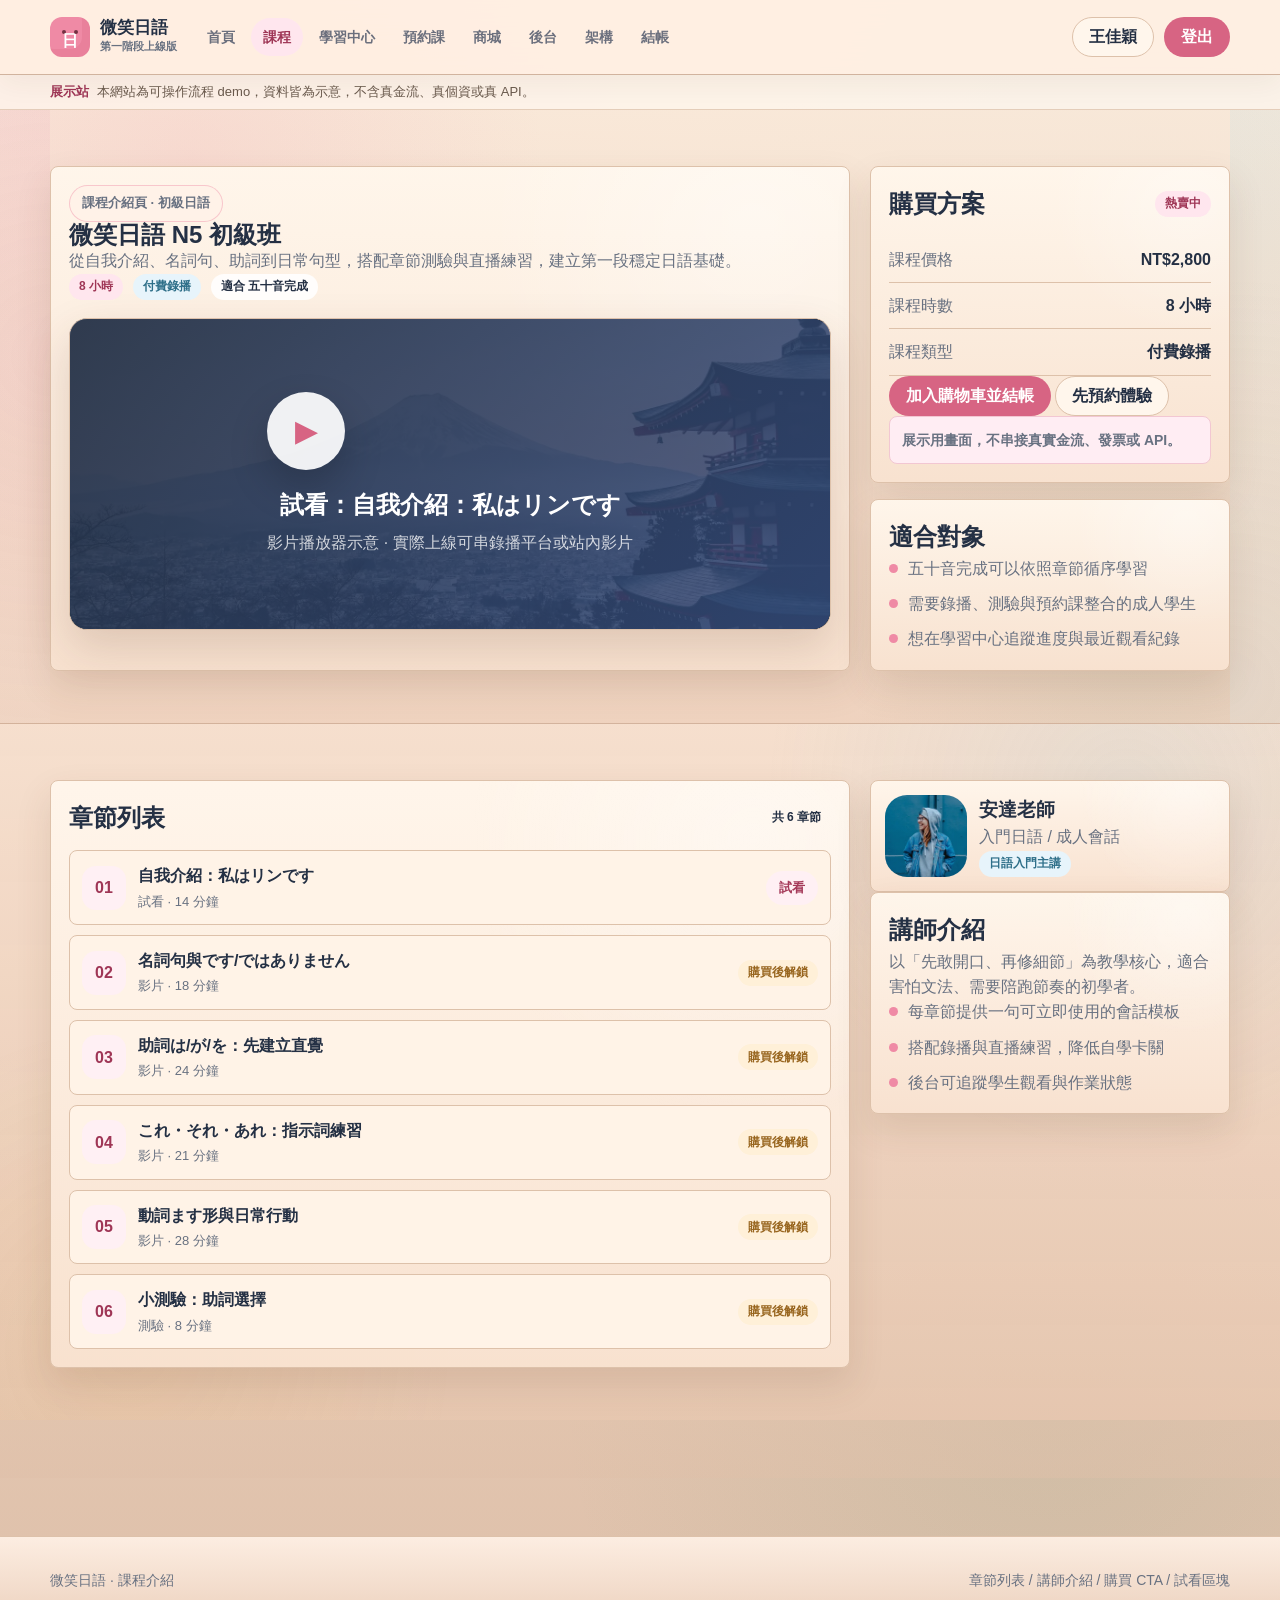
<file: course-detail.html>
<!doctype html>
<html lang="zh-Hant">
  <head>
    <meta charset="utf-8">
    <meta name="viewport" content="width=device-width, initial-scale=1">
    <meta name="robots" content="noindex,nofollow">
    <title>微笑日語 N5 初級班 | 課程介紹</title>
    <link rel="icon" href="favicon.svg" type="image/svg+xml">
    <link rel="stylesheet" href="styles.css?v=qa-20260507d">
  </head>
  <body>
    <header class="site-header">
      <div class="nav-shell">
        <a class="brand" href="index.html"><span class="brand-mark"><span>日</span></span><span class="brand-text"><strong>微笑日語</strong><small>第一階段上線版</small></span></a>
        <nav class="site-nav" aria-label="主要導覽">
          <a href="index.html">首頁</a>
          <a class="is-active" href="courses.html">課程</a>
          <a href="dashboard.html">學習中心</a>
          <a href="booking.html">預約課</a>
          <a href="shop.html">商城</a>
          <a href="admin.html">後台</a>
          <a href="checkout.html">結帳</a>
        </nav>
        <div class="nav-actions"><a class="btn btn-outline" href="learn.html">試看影片</a><a class="btn btn-primary" href="checkout.html">購買課程</a></div>
      </div>
    </header>

    <main class="page-main">
      <section class="page-shell section content-grid">
        <div class="panel">
          <p class="eyebrow">課程介紹頁 · 初級日語</p>
          <div class="detail-hero">
            <h1>微笑日語 N5 初級班</h1>
            <p>給已經認得五十音、想開始組句與開口的成人學生。課程以短影片、章節測驗與會話任務組成，讓學員知道每一步該練什麼。</p>
            <div class="toolbar">
              <span class="tag tag-new">8 小時錄播</span>
              <span class="tag tag-live">2 場線上練習</span>
              <span class="tag">適合五十音完成</span>
            </div>
          </div>
          <div class="video-shell" style="margin-top: 18px;">
            <div class="video-placeholder" style="min-height: 310px;">
              <div>
                <div class="play-button">▶</div>
                <h2 style="margin: 16px 0 6px;">試看：第一課 自我介紹</h2>
                <p style="color: rgba(255,255,255,.78);">影片播放器示意 · 實際上線可串錄播平台或站內影片</p>
              </div>
            </div>
          </div>
        </div>

        <aside>
          <section class="panel">
            <div class="panel-head"><h2>購買方案</h2><span class="state-pill state-pink">開放報名</span></div>
            <div class="summary-row"><span>單買課程</span><strong>NT$2,800</strong></div>
            <div class="summary-row"><span>含直播練習</span><strong>2 場</strong></div>
            <div class="summary-row"><span>學習期限</span><strong>180 天</strong></div>
            <a class="btn btn-primary" href="checkout.html">前往購買</a>
            <a class="btn btn-outline" href="booking.html">先預約體驗</a>
            <p class="notice">展示用畫面，不串接真實金流、發票或 API。</p>
          </section>
          <section class="panel">
            <h2>適合對象</h2>
            <ul class="feature-list">
              <li>已學過五十音，但還不會完整造句</li>
              <li>想為旅遊、工作或興趣建立日語基礎</li>
              <li>需要清楚進度與章節任務的成人學生</li>
            </ul>
          </section>
        </aside>
      </section>

      <section class="section">
        <div class="page-shell content-grid">
          <section class="panel">
            <div class="panel-head"><h2>章節列表</h2><span class="price-pill">共 32 章節</span></div>
            <ul class="lesson-list">
              <li class="lesson-item"><span class="lesson-index">01</span><span><strong class="item-title">自我介紹：私はリンです</strong><span class="item-meta">試看 · 14 分鐘 · 附練習單</span></span><a class="btn btn-small btn-soft" href="learn.html">試看</a></li>
              <li class="lesson-item"><span class="lesson-index">02</span><span><strong class="item-title">名詞句與です/ではありません</strong><span class="item-meta">影片 · 18 分鐘 · 小測驗</span></span><span class="state-pill state-on">可觀看</span></li>
              <li class="lesson-item"><span class="lesson-index">03</span><span><strong class="item-title">これ・それ・あれ：指示詞練習</strong><span class="item-meta">影片 · 21 分鐘 · 情境對話</span></span><span class="state-pill state-on">可觀看</span></li>
              <li class="lesson-item"><span class="lesson-index">04</span><span><strong class="item-title">助詞は/が/を：先建立直覺</strong><span class="item-meta">影片 · 24 分鐘 · 課後作業</span></span><span class="state-pill state-warn">購買後解鎖</span></li>
              <li class="lesson-item"><span class="lesson-index">05</span><span><strong class="item-title">動詞ます形與日常行動</strong><span class="item-meta">影片 · 28 分鐘 · 句型模板</span></span><span class="state-pill state-warn">購買後解鎖</span></li>
              <li class="lesson-item"><span class="lesson-index">06</span><span><strong class="item-title">直播練習：第一次開口說日語</strong><span class="item-meta">團體班 · 60 分鐘 · 可回放</span></span><a class="btn btn-small btn-matcha" href="booking.html">預約</a></li>
            </ul>
          </section>

          <aside>
            <section class="teacher-card">
              <div class="teacher-photo"><picture class="teacher-picture"><source srcset="assets/images/teachers/ando.webp" type="image/webp"><img src="assets/images/teachers/ando.jpg" alt="安達老師講師示意照片" loading="lazy" decoding="async"></picture></div>
              <div>
                <h3>安達老師</h3>
                <p>日語入門 / 會話引導 / 成人學習設計</p>
                <span class="state-pill state-blue">4.9 學員評分</span>
              </div>
            </section>
            <section class="panel">
              <h2>講師介紹</h2>
              <p>以「先敢開口、再修細節」為教學核心，適合害怕文法、需要陪跑節奏的初學者。</p>
              <ul class="feature-list">
                <li>每章節提供一句可立即使用的會話模板</li>
                <li>搭配錄播與直播練習，降低自學卡關</li>
                <li>後台可追蹤學生觀看與作業狀態</li>
              </ul>
            </section>
          </aside>
        </div>
      </section>
    </main>

    <footer class="footer"><div class="page-shell"><span>微笑日語 · 課程介紹</span><span>章節列表 / 講師介紹 / 購買 CTA / 試看區塊</span></div></footer>
    <script src="app.js?v=qa-20260507d"></script>
  </body>
</html>
</file>
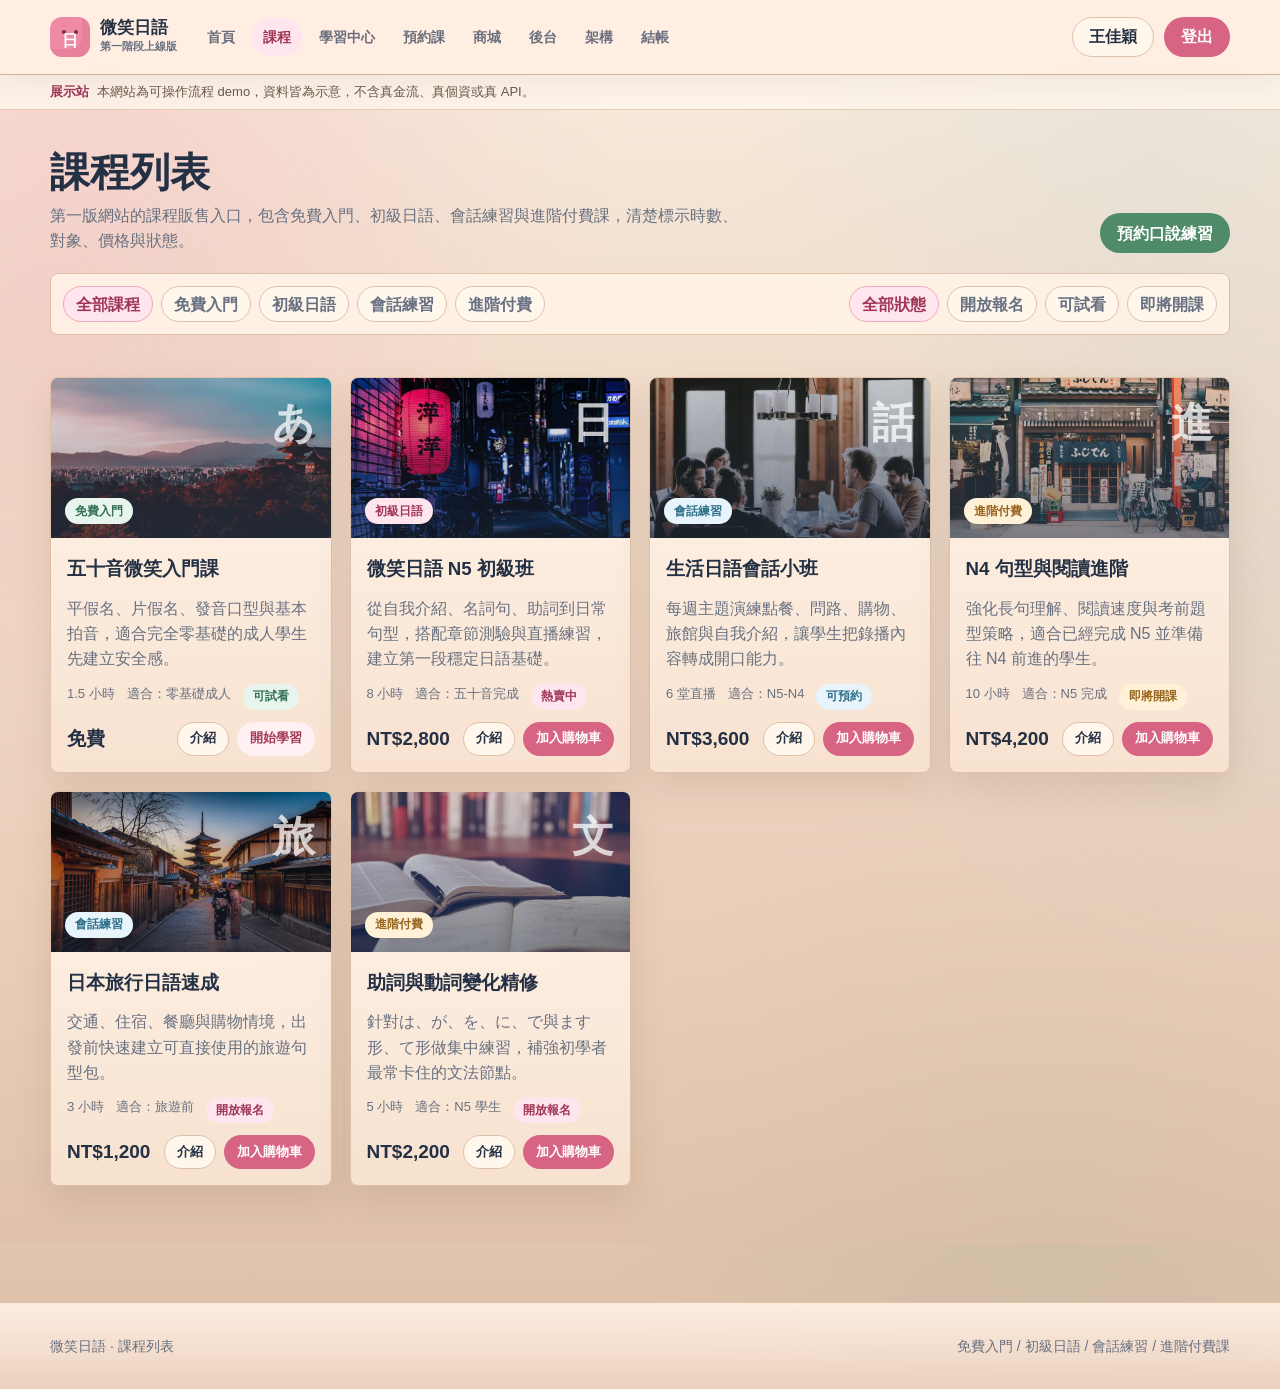
<file: courses.html>
<!doctype html>
<html lang="zh-Hant">
  <head>
    <meta charset="utf-8">
    <meta name="viewport" content="width=device-width, initial-scale=1">
    <meta name="robots" content="noindex,nofollow">
    <title>課程列表 | 微笑日語</title>
    <link rel="icon" href="favicon.svg" type="image/svg+xml">
    <link rel="stylesheet" href="styles.css?v=qa-20260507d">
  </head>
  <body>
    <header class="site-header">
      <div class="nav-shell">
        <a class="brand" href="index.html"><span class="brand-mark"><span>日</span></span><span class="brand-text"><strong>微笑日語</strong><small>第一階段上線版</small></span></a>
        <nav class="site-nav" aria-label="主要導覽">
          <a href="index.html">首頁</a>
          <a class="is-active" href="courses.html">課程</a>
          <a href="dashboard.html">學習中心</a>
          <a href="booking.html">預約課</a>
          <a href="shop.html">商城</a>
          <a href="admin.html">後台</a>
          <a href="checkout.html">結帳</a>
        </nav>
        <div class="nav-actions"><a class="btn btn-outline" href="dashboard.html">學生登入</a><a class="btn btn-primary" href="checkout.html">購買課程</a></div>
      </div>
    </header>

    <main class="page-main">
      <div class="page-shell">
        <div class="page-title">
          <div>
            <h1>課程列表</h1>
            <p>第一版網站的課程販售入口，包含免費入門、初級日語、會話練習與進階付費課，清楚標示時數、對象、價格與狀態。</p>
          </div>
          <a class="btn btn-matcha" href="booking.html">預約口說練習</a>
        </div>

        <section class="filterbar" aria-label="課程篩選">
          <div class="filter-group" data-choice-group>
            <button class="filter-btn is-active" type="button">全部課程</button>
            <button class="filter-btn" type="button">免費入門</button>
            <button class="filter-btn" type="button">初級日語</button>
            <button class="filter-btn" type="button">會話練習</button>
            <button class="filter-btn" type="button">進階付費</button>
          </div>
          <div class="filter-group" data-choice-group>
            <button class="filter-btn is-active" type="button">全部狀態</button>
            <button class="filter-btn" type="button">開放報名</button>
            <button class="filter-btn" type="button">可試看</button>
            <button class="filter-btn" type="button">即將開課</button>
          </div>
        </section>

        <section class="section">
          <div class="course-grid">
            <article class="course-card">
              <div class="course-art" data-kana="あ"><picture class="art-picture"><source srcset="assets/images/courses/kana-intro.webp" type="image/webp"><img src="assets/images/courses/kana-intro.jpg" alt="五十音微笑入門課課程示意圖" loading="lazy" decoding="async"></picture><span class="tag tag-free">免費入門</span></div>
              <div class="card-body">
                <h3>五十音微笑入門課</h3>
                <p>平假名、片假名、發音口型與基本拍音，適合完全零基礎。</p>
                <div class="card-meta"><span>1.5 小時</span><span>適合：零基礎成人</span><span class="state-pill state-on">可試看</span></div>
                <div class="card-foot"><span class="price">免費</span><a class="btn btn-small btn-soft" href="course-detail.html">課程介紹</a></div>
              </div>
            </article>
            <article class="course-card">
              <div class="course-art" data-kana="日"><picture class="art-picture"><source srcset="assets/images/courses/n5-basic.webp" type="image/webp"><img src="assets/images/courses/n5-basic.jpg" alt="微笑日語 N5 初級班課程示意圖" loading="lazy" decoding="async"></picture><span class="tag tag-new">初級日語</span></div>
              <div class="card-body">
                <h3>微笑日語 N5 初級班</h3>
                <p>助詞、動詞變化、常用句型與短文閱讀，建立穩定基礎。</p>
                <div class="card-meta"><span>8 小時</span><span>適合：五十音完成</span><span class="state-pill state-pink">熱賣中</span></div>
                <div class="card-foot"><span class="price">NT$2,800</span><a class="btn btn-small btn-primary" href="course-detail.html">購買</a></div>
              </div>
            </article>
            <article class="course-card">
              <div class="course-art" data-kana="話"><picture class="art-picture"><source srcset="assets/images/courses/conversation.webp" type="image/webp"><img src="assets/images/courses/conversation.jpg" alt="生活日語會話練習課程示意圖" loading="lazy" decoding="async"></picture><span class="tag tag-live">會話練習</span></div>
              <div class="card-body">
                <h3>生活日語會話小班</h3>
                <p>每週主題演練：點餐、問路、購物、旅館與自我介紹。</p>
                <div class="card-meta"><span>6 堂直播</span><span>適合：N5-N4</span><span class="state-pill state-blue">可預約</span></div>
                <div class="card-foot"><span class="price">NT$3,600</span><a class="btn btn-small btn-matcha" href="booking.html">預約</a></div>
              </div>
            </article>
            <article class="course-card">
              <div class="course-art" data-kana="進"><picture class="art-picture"><source srcset="assets/images/courses/n4-reading.webp" type="image/webp"><img src="assets/images/courses/n4-reading.jpg" alt="N4 句型與閱讀進階課程示意圖" loading="lazy" decoding="async"></picture><span class="tag tag-paid">進階付費</span></div>
              <div class="card-body">
                <h3>N4 句型與閱讀進階</h3>
                <p>長句拆解、文章閱讀與考前題型訓練，幫學員往 N4 前進。</p>
                <div class="card-meta"><span>10 小時</span><span>適合：N5 完成</span><span class="state-pill state-warn">即將開課</span></div>
                <div class="card-foot"><span class="price">NT$4,200</span><a class="btn btn-small btn-outline" href="checkout.html">加入清單</a></div>
              </div>
            </article>
            <article class="course-card">
              <div class="course-art" data-kana="旅"><picture class="art-picture"><source srcset="assets/images/courses/travel.webp" type="image/webp"><img src="assets/images/courses/travel.jpg" alt="日本旅行日語速成課程示意圖" loading="lazy" decoding="async"></picture><span class="tag tag-live">短期課</span></div>
              <div class="card-body">
                <h3>日本旅行日語速成</h3>
                <p>交通、住宿、餐廳與購物情境，出發前快速建立句型包。</p>
                <div class="card-meta"><span>3 小時</span><span>適合：旅遊前</span><span class="state-pill state-on">開放報名</span></div>
                <div class="card-foot"><span class="price">NT$1,200</span><a class="btn btn-small btn-primary" href="checkout.html">購買</a></div>
              </div>
            </article>
            <article class="course-card">
              <div class="course-art" data-kana="字"><picture class="art-picture"><source srcset="assets/images/courses/dictation.webp" type="image/webp"><img src="assets/images/courses/dictation.jpg" alt="五十音聽寫練習包示意圖" loading="lazy" decoding="async"></picture><span class="tag tag-free">練習包</span></div>
              <div class="card-body">
                <h3>五十音聽寫練習包</h3>
                <p>搭配可下載練習表與音檔，適合課後複習與自學追蹤。</p>
                <div class="card-meta"><span>50 音檔</span><span>適合：初學者</span><span class="state-pill state-on">免費下載</span></div>
                <div class="card-foot"><span class="price">免費</span><a class="btn btn-small btn-soft" href="dashboard.html">領取</a></div>
              </div>
            </article>
            <article class="course-card">
              <div class="course-art" data-kana="文"><picture class="art-picture"><source srcset="assets/images/courses/particles.webp" type="image/webp"><img src="assets/images/courses/particles.jpg" alt="助詞與動詞變化精修課程示意圖" loading="lazy" decoding="async"></picture><span class="tag tag-paid">文法</span></div>
              <div class="card-body">
                <h3>助詞與動詞變化精修</h3>
                <p>針對 は/が/を/に/で 與ます形、て形做集中練習。</p>
                <div class="card-meta"><span>5 小時</span><span>適合：N5</span><span class="state-pill state-pink">開放報名</span></div>
                <div class="card-foot"><span class="price">NT$2,200</span><a class="btn btn-small btn-primary" href="checkout.html">購買</a></div>
              </div>
            </article>
            <article class="course-card">
              <div class="course-art" data-kana="面"><picture class="art-picture"><source srcset="assets/images/courses/speaking-diagnosis.webp" type="image/webp"><img src="assets/images/courses/speaking-diagnosis.jpg" alt="一對一口說診斷課程示意圖" loading="lazy" decoding="async"></picture><span class="tag tag-live">一對一</span></div>
              <div class="card-body">
                <h3>一對一口說診斷課</h3>
                <p>由教師評估發音、句型與學習目標，建立個人化建議。</p>
                <div class="card-meta"><span>50 分鐘</span><span>適合：想加速</span><span class="state-pill state-blue">可預約</span></div>
                <div class="card-foot"><span class="price">NT$900</span><a class="btn btn-small btn-matcha" href="booking.html">選時段</a></div>
              </div>
            </article>
          </div>
        </section>
      </div>
    </main>

    <footer class="footer"><div class="page-shell"><span>微笑日語 · 課程列表</span><span>免費入門 / 初級日語 / 會話練習 / 進階付費課</span></div></footer>
    <script src="app.js?v=qa-20260507d"></script>
  </body>
</html>
</file>
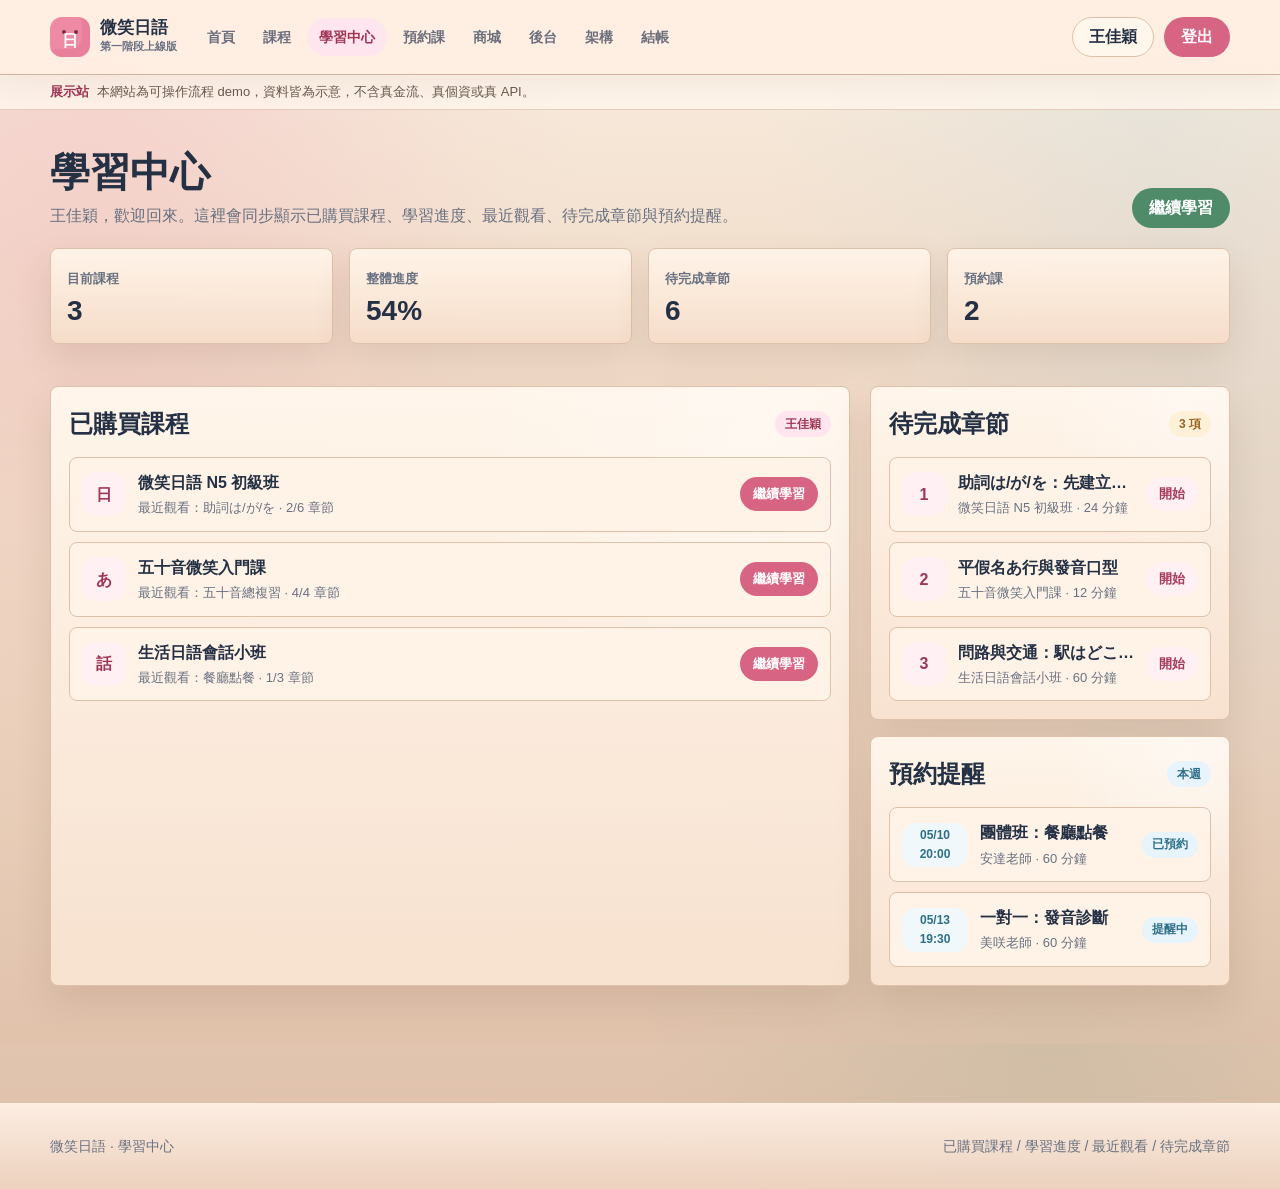
<file: dashboard.html>
<!doctype html>
<html lang="zh-Hant">
  <head>
    <meta charset="utf-8">
    <meta name="viewport" content="width=device-width, initial-scale=1">
    <meta name="robots" content="noindex,nofollow">
    <title>學習中心 | 微笑日語</title>
    <link rel="icon" href="favicon.svg" type="image/svg+xml">
    <link rel="stylesheet" href="styles.css?v=qa-20260507d">
  </head>
  <body>
    <header class="site-header">
      <div class="nav-shell">
        <a class="brand" href="index.html"><span class="brand-mark"><span>日</span></span><span class="brand-text"><strong>微笑日語</strong><small>第一階段上線版</small></span></a>
        <nav class="site-nav" aria-label="主要導覽">
          <a href="index.html">首頁</a>
          <a href="courses.html">課程</a>
          <a class="is-active" href="dashboard.html">學習中心</a>
          <a href="booking.html">預約課</a>
          <a href="shop.html">商城</a>
          <a href="admin.html">後台</a>
          <a href="checkout.html">結帳</a>
        </nav>
        <div class="nav-actions"><a class="btn btn-outline" href="learn.html">最近觀看</a><a class="btn btn-primary" href="courses.html">加購課程</a></div>
      </div>
    </header>

    <main class="page-main">
      <div class="page-shell">
        <div class="page-title">
          <div>
            <h1>學習中心</h1>
            <p>會員登入後的正式平台畫面：已購買課程、學習進度、最近觀看、待完成章節與預約提醒集中管理。</p>
          </div>
          <a class="btn btn-matcha" href="learn.html">繼續學習</a>
        </div>

        <section class="stats-grid">
          <div class="stat-card"><span>目前課程</span><strong>4</strong></div>
          <div class="stat-card"><span>整體進度</span><strong>62%</strong></div>
          <div class="stat-card"><span>待完成章節</span><strong>7</strong></div>
          <div class="stat-card"><span>預約課</span><strong>2</strong></div>
        </section>

        <section class="section dashboard-grid">
          <div class="panel">
            <div class="panel-head"><h2>已購買課程</h2><span class="state-pill state-pink">王同學</span></div>
            <ul class="lesson-list">
              <li class="lesson-item">
                <span class="lesson-index">日</span>
                <span><strong class="item-title">微笑日語 N5 初級班</strong><span class="item-meta">最近觀看：助詞は/が/を · 18/32 章節</span><span class="progress-bar"><span style="--value: 68%"></span></span></span>
                <a class="btn btn-small btn-primary" href="learn.html">繼續學習</a>
              </li>
              <li class="lesson-item">
                <span class="lesson-index">あ</span>
                <span><strong class="item-title">五十音微笑入門課</strong><span class="item-meta">已完成 12/12 章節 · 可重複複習</span><span class="progress-bar"><span style="--value: 100%"></span></span></span>
                <a class="btn btn-small btn-outline" href="learn.html">複習</a>
              </li>
              <li class="lesson-item">
                <span class="lesson-index">話</span>
                <span><strong class="item-title">生活日語會話小班</strong><span class="item-meta">下次直播：05/10 20:00 · 主題：餐廳點餐</span><span class="progress-bar"><span style="--value: 35%"></span></span></span>
                <a class="btn btn-small btn-matcha" href="booking.html">進教室</a>
              </li>
            </ul>
          </div>

          <aside>
            <section class="panel">
              <div class="panel-head"><h2>待完成章節</h2><span class="state-pill state-warn">7 項</span></div>
              <ul class="mini-list">
                <li class="mini-item"><span class="item-icon">1</span><span><strong class="item-title">助詞は/が/を 小測驗</strong><span class="item-meta">預估 8 分鐘</span></span><a class="btn btn-small btn-soft" href="learn.html">開始</a></li>
                <li class="mini-item"><span class="item-icon">2</span><span><strong class="item-title">これ・それ・あれ 聽力</strong><span class="item-meta">預估 12 分鐘</span></span><a class="btn btn-small btn-soft" href="learn.html">開始</a></li>
                <li class="mini-item"><span class="item-icon">3</span><span><strong class="item-title">自我介紹錄音作業</strong><span class="item-meta">等待上傳</span></span><a class="btn btn-small btn-soft" href="learn.html">上傳</a></li>
              </ul>
            </section>
            <section class="panel">
              <div class="panel-head"><h2>預約提醒</h2><span class="state-pill state-blue">本週</span></div>
              <ul class="reminder-list">
                <li class="reminder-item"><span class="time-chip">05/10<br>20:00</span><span><strong class="item-title">團體班：餐廳點餐</strong><span class="item-meta">安達老師 · 60 分鐘</span></span><span class="state-pill state-on">已預約</span></li>
                <li class="reminder-item"><span class="time-chip">05/13<br>19:30</span><span><strong class="item-title">一對一：發音診斷</strong><span class="item-meta">美咲老師 · 50 分鐘</span></span><span class="state-pill state-pink">提醒中</span></li>
              </ul>
            </section>
          </aside>
        </section>
      </div>
    </main>

    <footer class="footer"><div class="page-shell"><span>微笑日語 · 學習中心</span><span>已購買課程 / 學習進度 / 最近觀看 / 待完成章節</span></div></footer>
    <script src="app.js?v=qa-20260507d"></script>
  </body>
</html>
</file>
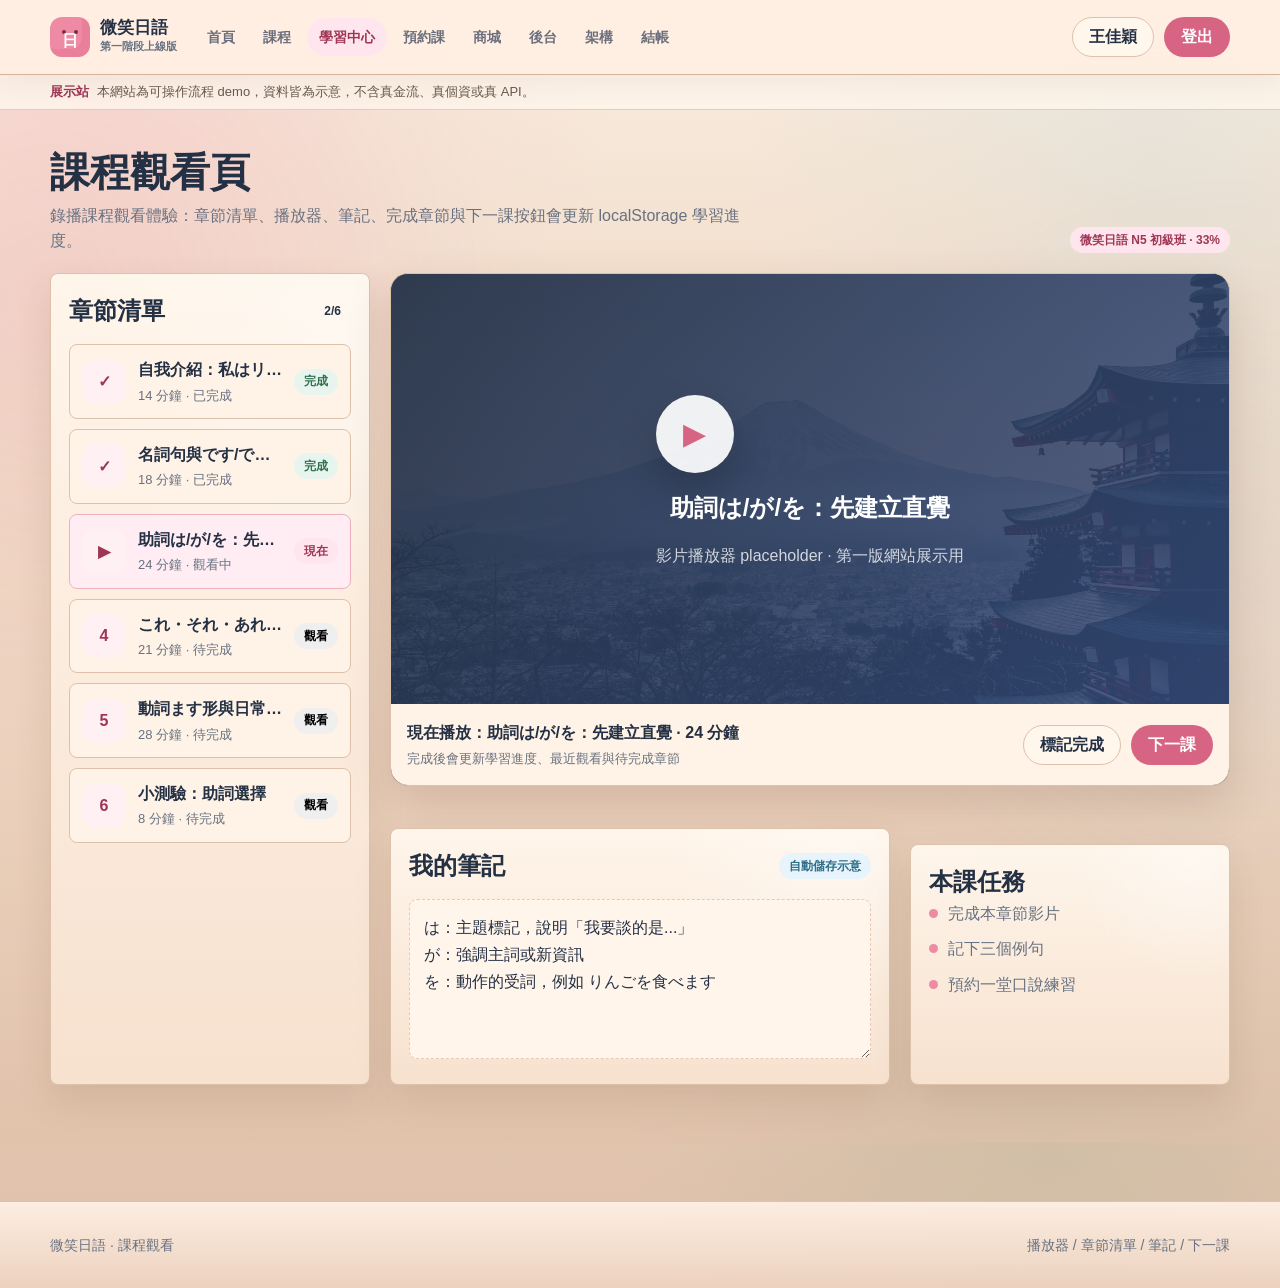
<file: learn.html>
<!doctype html>
<html lang="zh-Hant">
  <head>
    <meta charset="utf-8">
    <meta name="viewport" content="width=device-width, initial-scale=1">
    <meta name="robots" content="noindex,nofollow">
    <title>課程觀看 | 微笑日語</title>
    <link rel="icon" href="favicon.svg" type="image/svg+xml">
    <link rel="stylesheet" href="styles.css?v=qa-20260507d">
  </head>
  <body>
    <header class="site-header">
      <div class="nav-shell">
        <a class="brand" href="index.html"><span class="brand-mark"><span>日</span></span><span class="brand-text"><strong>微笑日語</strong><small>第一階段上線版</small></span></a>
        <nav class="site-nav" aria-label="主要導覽">
          <a href="index.html">首頁</a>
          <a href="courses.html">課程</a>
          <a class="is-active" href="dashboard.html">學習中心</a>
          <a href="booking.html">預約課</a>
          <a href="shop.html">商城</a>
          <a href="admin.html">後台</a>
          <a href="checkout.html">結帳</a>
        </nav>
        <div class="nav-actions"><a class="btn btn-outline" href="dashboard.html">回學習中心</a><a class="btn btn-primary" href="booking.html">預約練習</a></div>
      </div>
    </header>

    <main class="page-main">
      <div class="page-shell">
        <div class="page-title">
          <div>
            <h1>課程觀看頁</h1>
            <p>錄播課程上架後的觀看體驗：章節清單、影片播放器、筆記、完成章節與下一課按鈕都在同一個畫面。</p>
          </div>
          <span class="state-pill state-pink">微笑日語 N5 初級班</span>
        </div>

        <section class="watch-layout">
          <aside class="panel">
            <div class="panel-head"><h2>章節清單</h2><span class="price-pill">18/32</span></div>
            <ul class="lesson-list">
              <li class="lesson-item"><span class="lesson-index">✓</span><span><strong class="item-title">自我介紹</strong><span class="item-meta">14 分鐘 · 已完成</span></span><span class="state-pill state-on">完成</span></li>
              <li class="lesson-item"><span class="lesson-index">✓</span><span><strong class="item-title">名詞句與です</strong><span class="item-meta">18 分鐘 · 已完成</span></span><span class="state-pill state-on">完成</span></li>
              <li class="lesson-item"><span class="lesson-index">▶</span><span><strong class="item-title">助詞は/が/を</strong><span class="item-meta">24 分鐘 · 觀看中</span></span><span class="state-pill state-pink">現在</span></li>
              <li class="lesson-item"><span class="lesson-index">4</span><span><strong class="item-title">これ・それ・あれ</strong><span class="item-meta">21 分鐘 · 待完成</span></span><span class="state-pill">未看</span></li>
              <li class="lesson-item"><span class="lesson-index">5</span><span><strong class="item-title">動詞ます形</strong><span class="item-meta">28 分鐘 · 待完成</span></span><span class="state-pill">未看</span></li>
              <li class="lesson-item"><span class="lesson-index">6</span><span><strong class="item-title">小測驗：助詞選擇</strong><span class="item-meta">8 分鐘 · 測驗</span></span><span class="state-pill state-warn">測驗</span></li>
            </ul>
          </aside>

          <section>
            <div class="video-shell">
              <div class="video-placeholder">
                <div>
                  <div class="play-button">▶</div>
                  <h2 style="margin: 16px 0 6px;">第三課：助詞は / が / を</h2>
                  <p style="color: rgba(255,255,255,.78);">影片播放器 placeholder · 第一版網站展示用</p>
                </div>
              </div>
              <div class="video-info">
                <div>
                  <strong class="item-title">現在播放：助詞は/が/を · 24:12</strong>
                  <span class="item-meta">完成後將自動更新學習進度與待完成章節</span>
                </div>
                <div class="toolbar">
                  <button class="btn btn-outline" type="button">標記完成</button>
                  <a class="btn btn-primary" href="learn.html">下一課</a>
                </div>
              </div>
            </div>

            <div class="content-grid section" style="grid-template-columns: minmax(0, 1fr) 320px;">
              <section class="panel">
                <div class="panel-head"><h2>我的筆記</h2><span class="state-pill state-blue">自動儲存示意</span></div>
                <div class="note-box">
                  は：主題標記，說明「我要談的是...」<br>
                  が：強調主詞或新資訊<br>
                  を：動作的受詞，例如 りんごを食べます
                </div>
              </section>
              <aside class="panel">
                <h2>本課任務</h2>
                <ul class="feature-list">
                  <li>完成 3 題助詞選擇題</li>
                  <li>錄一段自我介紹句子</li>
                  <li>預約一堂口說練習</li>
                </ul>
              </aside>
            </div>
          </section>
        </section>
      </div>
    </main>

    <footer class="footer"><div class="page-shell"><span>微笑日語 · 課程觀看</span><span>播放器 / 章節清單 / 筆記 / 下一課</span></div></footer>
    <script src="app.js?v=qa-20260507d"></script>
  </body>
</html>
</file>
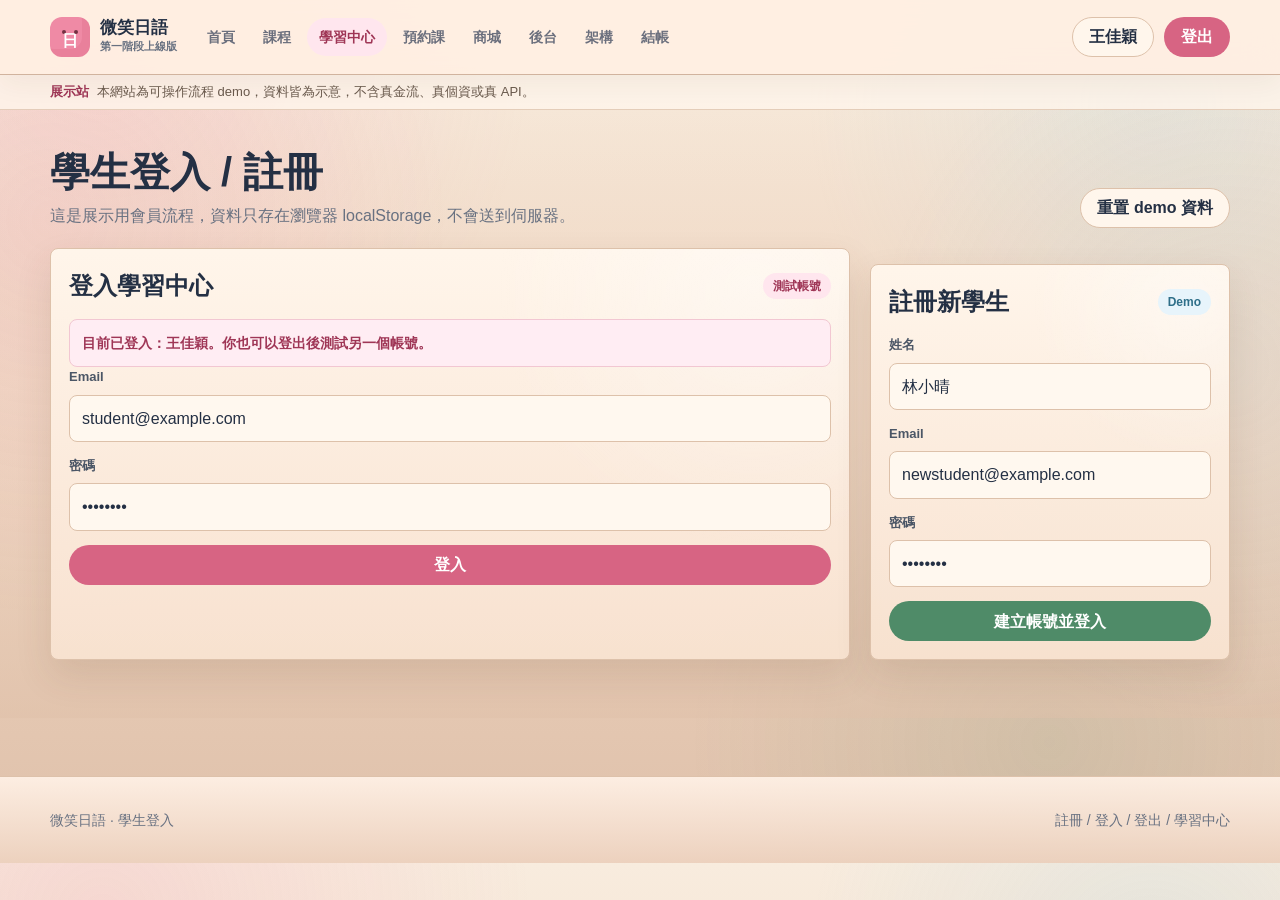
<file: login.html>
<!doctype html>
<html lang="zh-Hant">
  <head>
    <meta charset="utf-8">
    <meta name="viewport" content="width=device-width, initial-scale=1">
    <meta name="robots" content="noindex,nofollow">
    <title>學生登入 | 微笑日語</title>
    <link rel="icon" href="favicon.svg" type="image/svg+xml">
    <link rel="stylesheet" href="styles.css?v=qa-20260507d">
  </head>
  <body>
    <header class="site-header">
      <div class="nav-shell">
        <a class="brand" href="index.html"><span class="brand-mark"><span>日</span></span><span class="brand-text"><strong>微笑日語</strong><small>第一階段上線版</small></span></a>
        <nav class="site-nav" aria-label="主要導覽">
          <a href="index.html">首頁</a>
          <a href="courses.html">課程</a>
          <a class="is-active" href="dashboard.html">學習中心</a>
          <a href="booking.html">預約課</a>
          <a href="shop.html">商城</a>
          <a href="admin.html">後台</a>
          <a href="checkout.html">結帳</a>
        </nav>
        <div class="nav-actions"><a class="btn btn-outline" href="courses.html">查看課程</a><a class="btn btn-primary" href="dashboard.html">學習中心</a></div>
      </div>
    </header>

    <main class="page-main">
      <div class="page-shell">
        <div class="page-title">
          <div>
            <h1>學生登入 / 註冊</h1>
            <p>這是展示用會員流程，資料只存在瀏覽器 localStorage，不會送到伺服器。</p>
          </div>
        </div>
      </div>
    </main>

    <footer class="footer"><div class="page-shell"><span>微笑日語 · 學生登入</span><span>註冊 / 登入 / 登出 / 學習中心</span></div></footer>
    <script src="app.js?v=qa-20260507d"></script>
  </body>
</html>
</file>
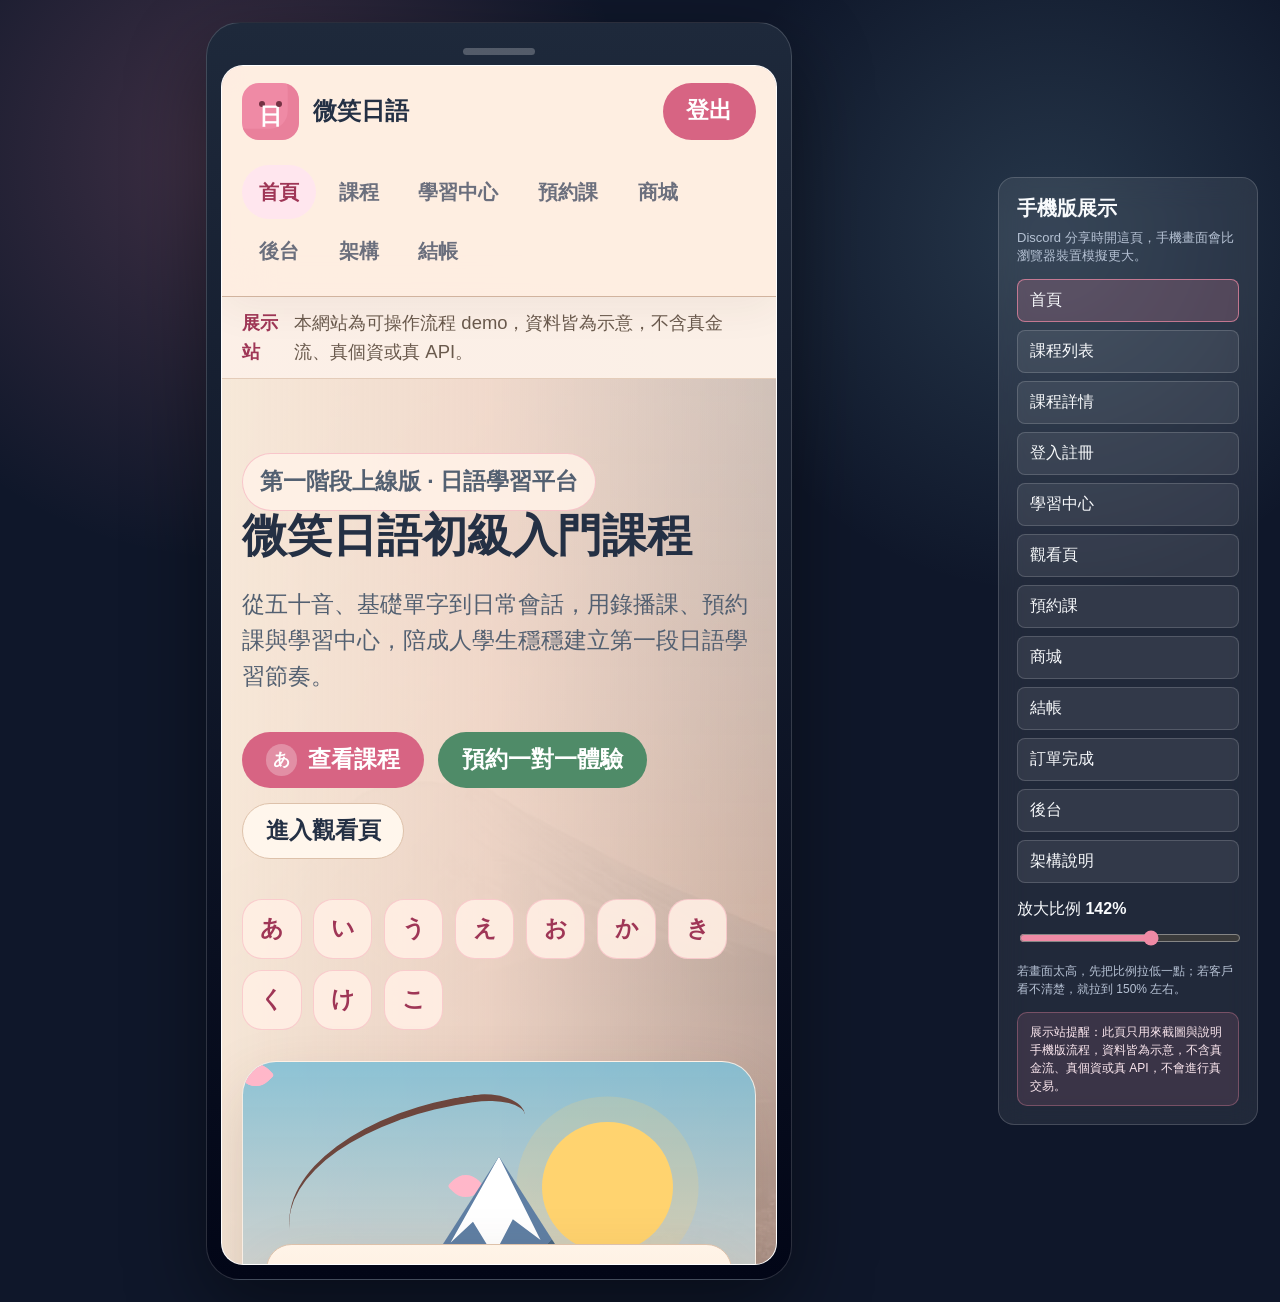
<file: mobile-showcase.html>
<!doctype html>
<html lang="zh-Hant">
  <head>
    <meta charset="utf-8">
    <meta name="viewport" content="width=device-width, initial-scale=1">
    <meta name="robots" content="noindex,nofollow">
    <title>手機版展示 | 微笑日語</title>
    <style>
      :root {
        --bg: #0f172a;
        --panel: rgba(255, 255, 255, 0.08);
        --line: rgba(255, 255, 255, 0.16);
        --text: #f8fafc;
        --muted: #b6c2d4;
        --accent: #ef8aa5;
        --scale: 1.42;
        --phone-width: 390px;
        --phone-height: 844px;
      }

      * {
        box-sizing: border-box;
      }

      body {
        margin: 0;
        min-height: 100vh;
        background:
          radial-gradient(circle at 18% 12%, rgba(239, 138, 165, 0.22), transparent 26%),
          radial-gradient(circle at 82% 18%, rgba(143, 199, 220, 0.18), transparent 24%),
          var(--bg);
        color: var(--text);
        font-family: "Noto Sans TC", "Microsoft JhengHei", Arial, sans-serif;
      }

      .showcase {
        display: grid;
        min-height: 100vh;
        grid-template-columns: minmax(0, 1fr) 260px;
        gap: 22px;
        padding: 22px;
      }

      .stage {
        display: grid;
        min-width: 0;
        place-items: center;
      }

      .phone-frame {
        max-width: 100%;
        padding: 14px;
        border: 1px solid var(--line);
        border-radius: 34px;
        background: linear-gradient(180deg, #1e293b, #020617);
        box-shadow: 0 28px 80px rgba(0, 0, 0, 0.42);
      }

      .phone-top {
        display: grid;
        height: 28px;
        place-items: center;
      }

      .speaker {
        width: 72px;
        height: 7px;
        border-radius: 999px;
        background: rgba(255, 255, 255, 0.24);
      }

      .phone-screen {
        overflow: hidden;
        border: 1px solid rgba(255, 255, 255, 0.14);
        border-radius: 22px;
        background: #fff;
      }

      iframe {
        display: block;
        width: var(--phone-width);
        max-width: 100%;
        height: var(--phone-height);
        border: 0;
        zoom: var(--scale);
      }

      .controls {
        align-self: center;
        padding: 18px;
        border: 1px solid var(--line);
        border-radius: 16px;
        background: var(--panel);
        backdrop-filter: blur(14px);
      }

      .controls h1 {
        margin: 0 0 8px;
        font-size: 20px;
        line-height: 1.25;
      }

      .controls p {
        margin: 0 0 14px;
        color: var(--muted);
        font-size: 13px;
      }

      .page-list {
        display: grid;
        gap: 8px;
      }

      button {
        width: 100%;
        padding: 10px 12px;
        border: 1px solid var(--line);
        border-radius: 8px;
        background: rgba(255, 255, 255, 0.08);
        color: var(--text);
        cursor: pointer;
        font: inherit;
        text-align: left;
      }

      button:hover,
      button.is-active {
        border-color: rgba(239, 138, 165, 0.72);
        background: rgba(239, 138, 165, 0.2);
      }

      .scale-row {
        display: grid;
        gap: 8px;
        margin-top: 16px;
      }

      input[type="range"] {
        width: 100%;
        accent-color: var(--accent);
      }

      .hint {
        margin-top: 14px;
        color: var(--muted);
        font-size: 12px;
        line-height: 1.5;
      }

      .demo-note {
        margin-top: 14px;
        padding: 10px 12px;
        border: 1px solid rgba(239, 138, 165, 0.34);
        border-radius: 10px;
        background: rgba(239, 138, 165, 0.12);
        color: #fce7ef;
        font-size: 12px;
        line-height: 1.5;
      }

      @media (max-width: 900px) {
        .showcase {
          grid-template-columns: 1fr;
        }

        .controls {
          align-self: auto;
        }
      }

      @media (max-width: 640px) {
        :root {
          --scale: 1;
          --phone-width: min(390px, calc(100vw - 58px));
          --phone-height: 72vh;
        }

        .showcase {
          gap: 14px;
          overflow-x: hidden;
          padding: 12px;
        }

        .phone-frame {
          border-radius: 26px;
          padding: 10px;
        }

        .phone-screen {
          border-radius: 18px;
        }

        iframe {
          zoom: 1;
        }
      }
    </style>
  </head>
  <body>
    <main class="showcase">
      <section class="stage" aria-label="放大手機展示區">
        <div class="phone-frame">
          <div class="phone-top"><span class="speaker"></span></div>
          <div class="phone-screen">
            <iframe id="phoneFrame" title="微笑日語手機版展示" src="index.html"></iframe>
          </div>
        </div>
      </section>

      <aside class="controls" aria-label="展示控制">
        <h1>手機版展示</h1>
        <p>Discord 分享時開這頁，手機畫面會比瀏覽器裝置模擬更大。</p>
        <div class="page-list" id="pageList"></div>
        <label class="scale-row">
          <span>放大比例 <strong id="scaleText">142%</strong></span>
          <input id="scaleRange" type="range" min="1" max="1.7" step="0.02" value="1.42">
        </label>
        <div class="hint">若畫面太高，先把比例拉低一點；若客戶看不清楚，就拉到 150% 左右。</div>
        <div class="demo-note">展示站提醒：此頁只用來截圖與說明手機版流程，資料皆為示意，不含真金流、真個資或真 API，不會進行真交易。</div>
      </aside>
    </main>

    <script>
      const pages = [
        ["index.html", "首頁"],
        ["courses.html", "課程列表"],
        ["course-detail.html", "課程詳情"],
        ["login.html", "登入註冊"],
        ["dashboard.html", "學習中心"],
        ["learn.html", "觀看頁"],
        ["booking.html", "預約課"],
        ["shop.html", "商城"],
        ["checkout.html", "結帳"],
        ["order-complete.html", "訂單完成"],
        ["admin.html", "後台"],
        ["architecture.html", "架構說明"],
      ];

      const params = new URLSearchParams(window.location.search);
      const frame = document.querySelector("#phoneFrame");
      const pageList = document.querySelector("#pageList");
      const scaleRange = document.querySelector("#scaleRange");
      const scaleText = document.querySelector("#scaleText");

      function setPage(page) {
        frame.src = page;
        params.set("page", page);
        history.replaceState(null, "", `${location.pathname}?${params}`);
        document.querySelectorAll("[data-page]").forEach((button) => {
          button.classList.toggle("is-active", button.dataset.page === page);
        });
      }

      function setScale(value) {
        document.documentElement.style.setProperty("--scale", value);
        scaleText.textContent = `${Math.round(Number(value) * 100)}%`;
        scaleRange.value = value;
        params.set("scale", value);
        history.replaceState(null, "", `${location.pathname}?${params}`);
      }

      pages.forEach(([page, label]) => {
        const button = document.createElement("button");
        button.type = "button";
        button.dataset.page = page;
        button.textContent = label;
        button.addEventListener("click", () => setPage(page));
        pageList.append(button);
      });

      scaleRange.addEventListener("input", (event) => setScale(event.target.value));

      const initialPage = params.get("page") || "index.html";
      const initialScale = params.get("scale") || "1.42";
      setScale(initialScale);
      setPage(pages.some(([page]) => page === initialPage) ? initialPage : "index.html");
    </script>
  </body>
</html>
</file>
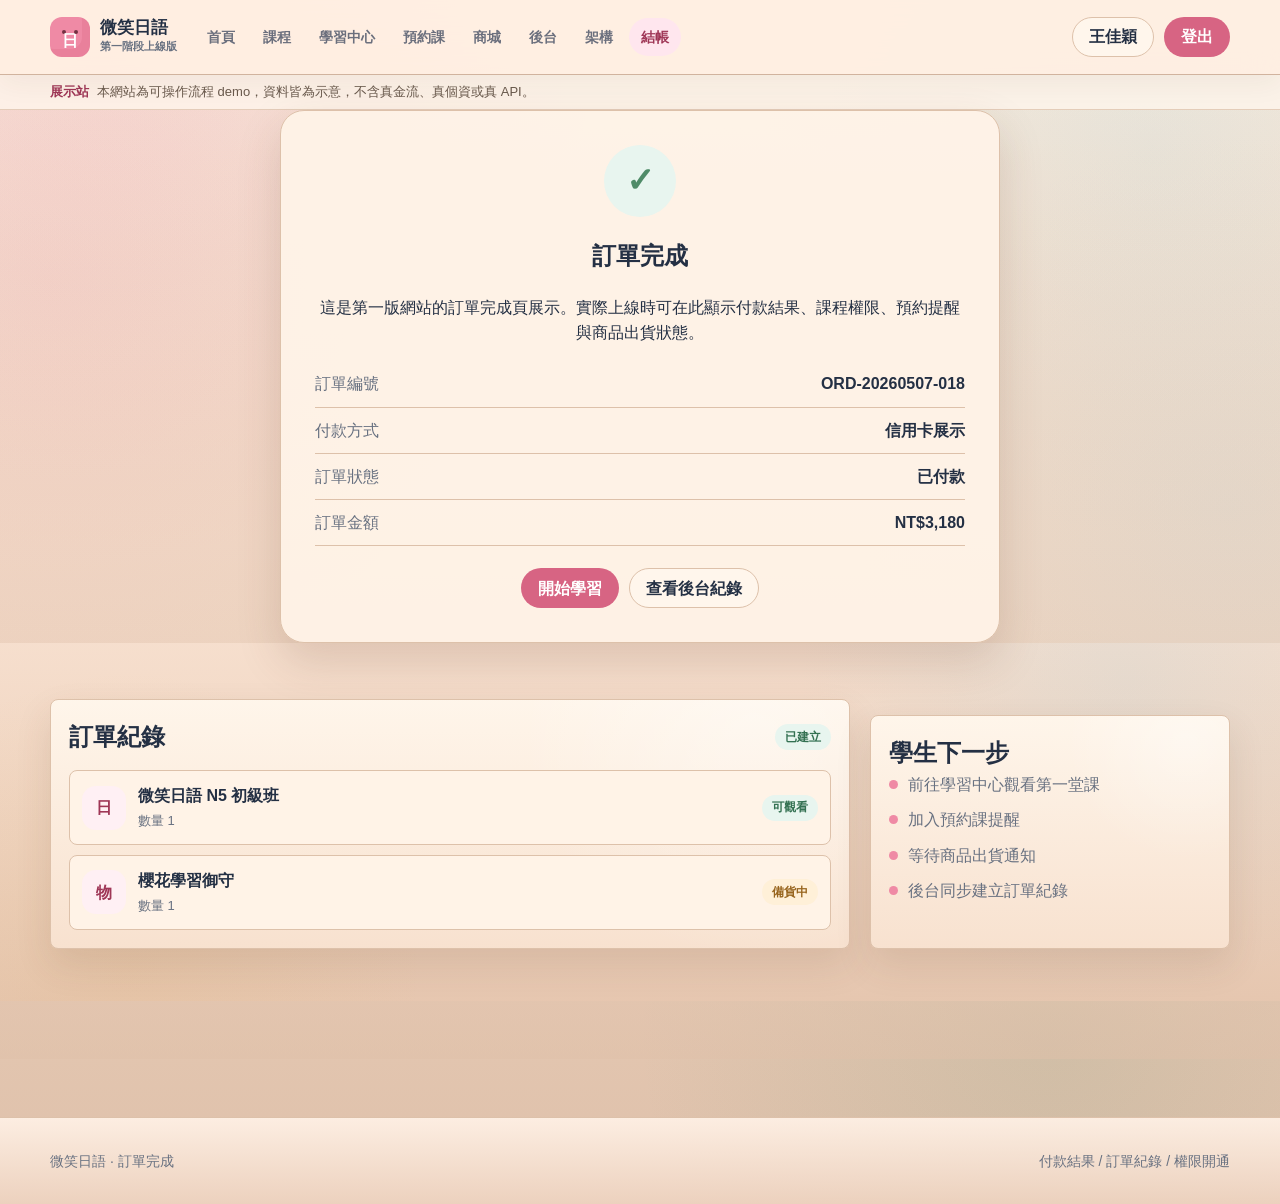
<file: order-complete.html>
<!doctype html>
<html lang="zh-Hant">
  <head>
    <meta charset="utf-8">
    <meta name="viewport" content="width=device-width, initial-scale=1">
    <meta name="robots" content="noindex,nofollow">
    <title>訂單完成 | 微笑日語</title>
    <link rel="icon" href="favicon.svg" type="image/svg+xml">
    <link rel="stylesheet" href="styles.css?v=qa-20260507d">
  </head>
  <body>
    <header class="site-header">
      <div class="nav-shell">
        <a class="brand" href="index.html"><span class="brand-mark"><span>日</span></span><span class="brand-text"><strong>微笑日語</strong><small>第一階段上線版</small></span></a>
        <nav class="site-nav" aria-label="主要導覽">
          <a href="index.html">首頁</a>
          <a href="courses.html">課程</a>
          <a href="dashboard.html">學習中心</a>
          <a href="booking.html">預約課</a>
          <a href="shop.html">商城</a>
          <a href="admin.html">後台</a>
          <a class="is-active" href="checkout.html">結帳</a>
        </nav>
        <div class="nav-actions"><a class="btn btn-outline" href="admin.html">後台訂單</a><a class="btn btn-primary" href="dashboard.html">回學習中心</a></div>
      </div>
    </header>

    <main class="page-main">
      <section class="page-shell complete-hero">
        <div class="complete-card">
          <div class="complete-mark">✓</div>
          <h1>訂單完成</h1>
          <p>這是第一版網站的訂單完成頁展示。實際上線時可在此顯示付款結果、課程權限、預約提醒與商品出貨狀態。</p>
          <div class="summary-row"><span>訂單編號</span><strong>ORD-20260507-018</strong></div>
          <div class="summary-row"><span>付款方式</span><strong>信用卡展示</strong></div>
          <div class="summary-row"><span>訂單金額</span><strong>NT$3,900</strong></div>
          <div class="summary-row"><span>課程權限</span><strong>N5 初級班已開通</strong></div>
          <div class="toolbar" style="justify-content: center; margin-top: 22px;">
            <a class="btn btn-primary" href="dashboard.html">開始學習</a>
            <a class="btn btn-outline" href="admin.html">查看後台紀錄</a>
          </div>
        </div>
      </section>

      <section class="section">
        <div class="page-shell content-grid">
          <section class="panel">
            <div class="panel-head"><h2>訂單紀錄</h2><span class="state-pill state-on">已建立</span></div>
            <ul class="cart-list">
              <li class="cart-item"><span class="item-icon">日</span><span><strong class="item-title">微笑日語 N5 初級班</strong><span class="item-meta">已開通到學習中心</span></span><span class="state-pill state-on">可觀看</span></li>
              <li class="cart-item"><span class="item-icon">🎙</span><span><strong class="item-title">一對一口說診斷課</strong><span class="item-meta">05/13 19:30 · 安達老師</span></span><span class="state-pill state-blue">已預約</span></li>
              <li class="cart-item"><span class="item-icon">🌸</span><span><strong class="item-title">櫻花學習御守</strong><span class="item-meta">等待出貨資料確認</span></span><span class="state-pill state-warn">備貨中</span></li>
            </ul>
          </section>
          <aside class="panel">
            <h2>學生下一步</h2>
            <ul class="feature-list">
              <li>前往學習中心觀看第一堂課</li>
              <li>加入預約課提醒</li>
              <li>等待商品出貨通知</li>
              <li>後台同步建立訂單紀錄</li>
            </ul>
          </aside>
        </div>
      </section>
    </main>

    <footer class="footer"><div class="page-shell"><span>微笑日語 · 訂單完成</span><span>付款結果 / 訂單紀錄 / 權限開通</span></div></footer>
    <script src="app.js?v=qa-20260507d"></script>
  </body>
</html>
</file>
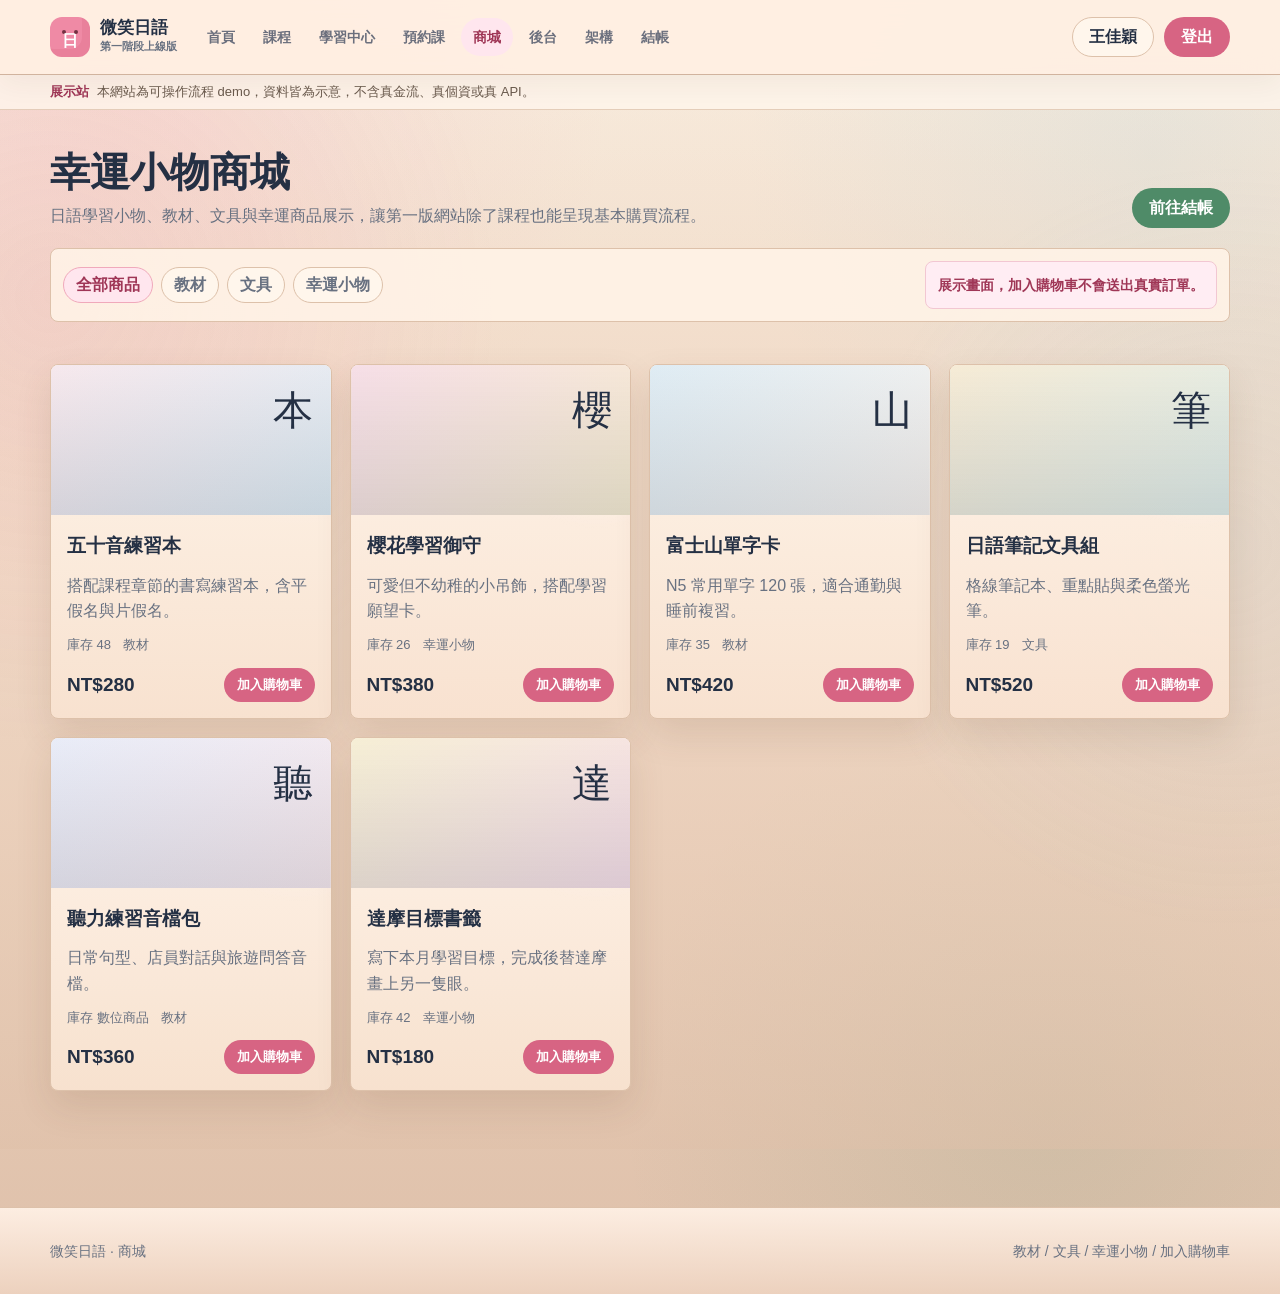
<file: shop.html>
<!doctype html>
<html lang="zh-Hant">
  <head>
    <meta charset="utf-8">
    <meta name="viewport" content="width=device-width, initial-scale=1">
    <meta name="robots" content="noindex,nofollow">
    <title>幸運小物商城 | 微笑日語</title>
    <link rel="icon" href="favicon.svg" type="image/svg+xml">
    <link rel="stylesheet" href="styles.css?v=qa-20260507d">
  </head>
  <body>
    <header class="site-header">
      <div class="nav-shell">
        <a class="brand" href="index.html"><span class="brand-mark"><span>日</span></span><span class="brand-text"><strong>微笑日語</strong><small>第一階段上線版</small></span></a>
        <nav class="site-nav" aria-label="主要導覽">
          <a href="index.html">首頁</a>
          <a href="courses.html">課程</a>
          <a href="dashboard.html">學習中心</a>
          <a href="booking.html">預約課</a>
          <a class="is-active" href="shop.html">商城</a>
          <a href="admin.html">後台</a>
          <a href="checkout.html">結帳</a>
        </nav>
        <div class="nav-actions"><a class="btn btn-outline" href="dashboard.html">我的教材</a><a class="btn btn-primary" href="checkout.html">查看購物車</a></div>
      </div>
    </header>

    <main class="page-main">
      <div class="page-shell">
        <div class="page-title">
          <div>
            <h1>幸運小物商城</h1>
            <p>日語學習小物、教材、文具與幸運商品展示，讓第一版網站除了課程也能呈現基本購買流程。</p>
          </div>
          <a class="btn btn-matcha" href="checkout.html">前往結帳</a>
        </div>

        <section class="filterbar">
          <div class="filter-group" data-choice-group>
            <button class="filter-btn is-active" type="button">全部商品</button>
            <button class="filter-btn" type="button">教材</button>
            <button class="filter-btn" type="button">文具</button>
            <button class="filter-btn" type="button">幸運小物</button>
          </div>
          <span class="notice">展示畫面，加入購物車不會送出真實訂單。</span>
        </section>

        <section class="section">
          <div class="product-grid">
            <article class="product-card">
              <div class="product-art" data-icon="📘" style="--image: linear-gradient(135deg, #fff0f4, #e7f4fb);"></div>
              <div class="card-body">
                <h3>五十音練習本</h3>
                <p>搭配課程章節的書寫練習本，含平假名與片假名。</p>
                <div class="card-meta"><span>庫存 48</span><span>教材</span></div>
                <div class="card-foot"><span class="price">NT$280</span><button class="btn btn-small btn-primary" type="button" data-add-cart>加入購物車</button></div>
              </div>
            </article>
            <article class="product-card">
              <div class="product-art" data-icon="🌸" style="--image: linear-gradient(135deg, #ffe6ee, #fff4d7);"></div>
              <div class="card-body">
                <h3>櫻花學習御守</h3>
                <p>可愛但不幼稚的小吊飾，搭配學習願望卡。</p>
                <div class="card-meta"><span>庫存 26</span><span>幸運小物</span></div>
                <div class="card-foot"><span class="price">NT$380</span><button class="btn btn-small btn-primary" type="button" data-add-cart>加入購物車</button></div>
              </div>
            </article>
            <article class="product-card">
              <div class="product-art" data-icon="🗻" style="--image: linear-gradient(135deg, #e7f4fb, #fffaf5);"></div>
              <div class="card-body">
                <h3>富士山單字卡</h3>
                <p>N5 常用單字 120 張，適合通勤與睡前複習。</p>
                <div class="card-meta"><span>庫存 35</span><span>教材</span></div>
                <div class="card-foot"><span class="price">NT$420</span><button class="btn btn-small btn-primary" type="button" data-add-cart>加入購物車</button></div>
              </div>
            </article>
            <article class="product-card">
              <div class="product-art" data-icon="✒" style="--image: linear-gradient(135deg, #fff3dc, #e8f5ef);"></div>
              <div class="card-body">
                <h3>日語筆記文具組</h3>
                <p>格線筆記本、重點貼與柔色螢光筆。</p>
                <div class="card-meta"><span>庫存 19</span><span>文具</span></div>
                <div class="card-foot"><span class="price">NT$520</span><button class="btn btn-small btn-primary" type="button" data-add-cart>加入購物車</button></div>
              </div>
            </article>
            <article class="product-card">
              <div class="product-art" data-icon="🎧" style="--image: linear-gradient(135deg, #f1f4ff, #fff0f4);"></div>
              <div class="card-body">
                <h3>聽力練習音檔包</h3>
                <p>日常句型、店員對話與旅遊問答音檔。</p>
                <div class="card-meta"><span>數位商品</span><span>教材</span></div>
                <div class="card-foot"><span class="price">NT$360</span><button class="btn btn-small btn-primary" type="button" data-add-cart>加入購物車</button></div>
              </div>
            </article>
            <article class="product-card">
              <div class="product-art" data-icon="🔖" style="--image: linear-gradient(135deg, #fff7dc, #ffe6ee);"></div>
              <div class="card-body">
                <h3>達摩目標書籤</h3>
                <p>寫下本月學習目標，完成後替達摩畫上另一隻眼。</p>
                <div class="card-meta"><span>庫存 42</span><span>幸運小物</span></div>
                <div class="card-foot"><span class="price">NT$180</span><button class="btn btn-small btn-primary" type="button" data-add-cart>加入購物車</button></div>
              </div>
            </article>
          </div>
        </section>
      </div>
    </main>

    <footer class="footer"><div class="page-shell"><span>微笑日語 · 商城</span><span>教材 / 文具 / 幸運小物 / 加入購物車</span></div></footer>
    <script src="app.js?v=qa-20260507d"></script>
  </body>
</html>
</file>
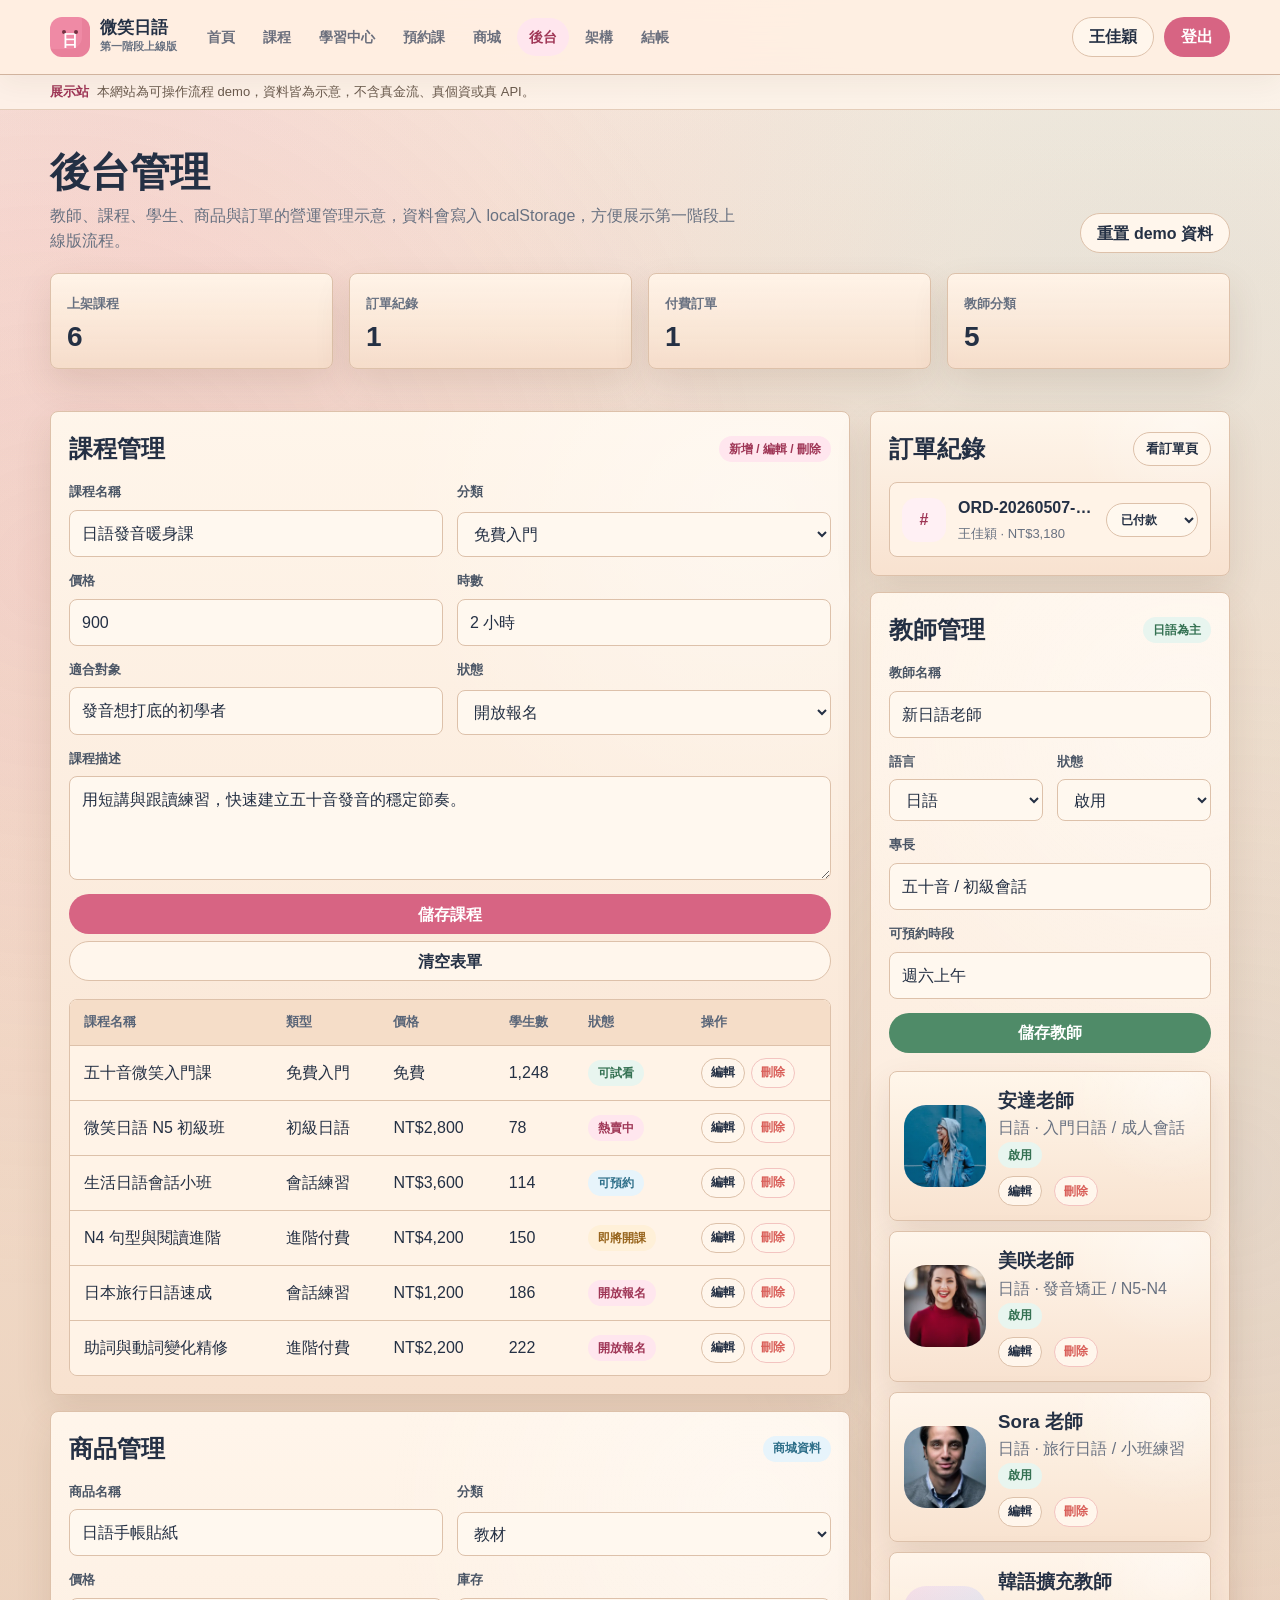
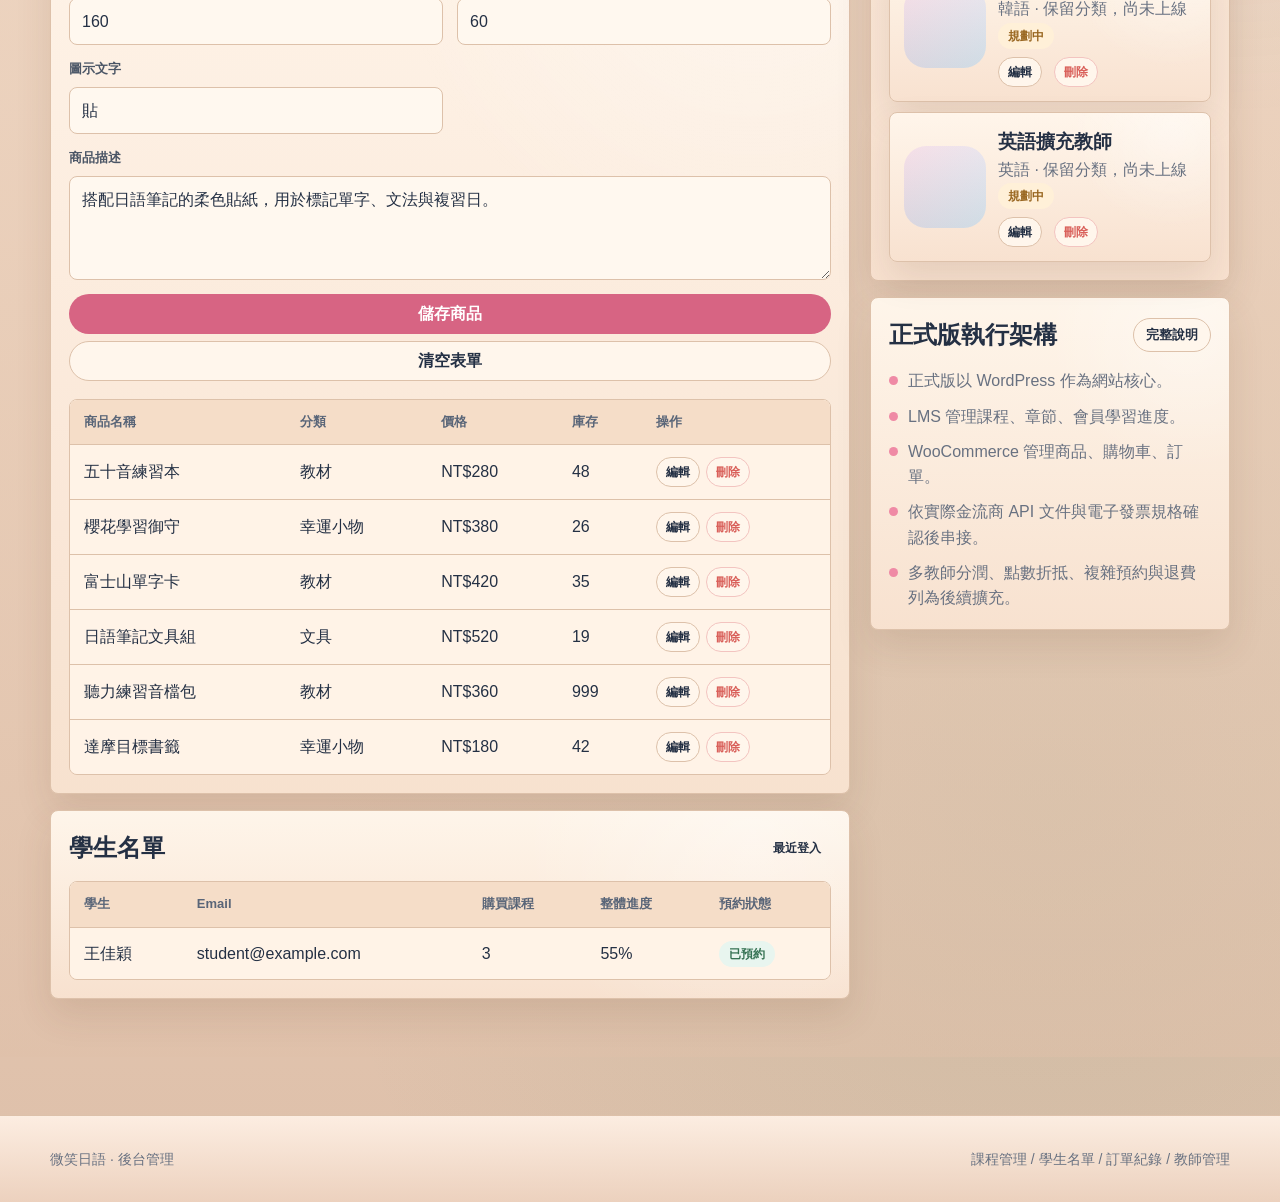
<file: teacher.html>
<!doctype html>
<html lang="zh-Hant">
  <head>
    <meta charset="utf-8">
    <meta name="viewport" content="width=device-width, initial-scale=1">
    <meta name="robots" content="noindex,nofollow">
    <meta http-equiv="refresh" content="0; url=admin.html">
    <title>後台管理 | 微笑日語</title>
    <link rel="icon" href="favicon.svg" type="image/svg+xml">
    <link rel="stylesheet" href="styles.css?v=qa-20260507d">
  </head>
  <body>
    <main class="page-shell complete-hero">
      <div class="complete-card">
        <h1>後台頁面已更新</h1>
        <p>教師與課程管理已整合到第一階段上線版後台。</p>
        <a class="btn btn-primary" href="admin.html">前往後台管理</a>
      </div>
    </main>
  </body>
</html>
</file>
<file: styles.css>
:root {
  color-scheme: only light;
  --paper: #f6eadb;
  --bg: #ecd1bd;
  --surface: #fff4e8;
  --surface-soft: #f7e2d0;
  --surface-warm: #ead0bb;
  --surface-deep: #2c2428;
  --surface-deep-2: #3b2a26;
  --ink: #243044;
  --muted: #687181;
  --line: #ddc1aa;
  --sakura: #ef8aa5;
  --sakura-dark: #d76483;
  --ume: #ffb36a;
  --matcha: #4f8b68;
  --indigo: #334b7d;
  --sky: #8fc7dc;
  --gold: #d69b30;
  --danger: #d95f59;
  --shadow: 0 18px 44px rgba(92, 55, 36, 0.17);
  --radius: 8px;
}

* {
  box-sizing: border-box;
}

html {
  color-scheme: only light;
  scroll-behavior: smooth;
}

body {
  margin: 0;
  overflow-x: hidden;
  background:
    radial-gradient(circle at 8% 6%, rgba(239, 138, 165, 0.2), transparent 30%),
    radial-gradient(circle at 90% 12%, rgba(143, 199, 220, 0.18), transparent 25%),
    radial-gradient(circle at 82% 86%, rgba(79, 139, 104, 0.12), transparent 28%),
    linear-gradient(180deg, #f8ecde 0%, #f2dcc9 34%, #e9cdb7 68%, #dec0aa 100%);
  color: var(--ink);
  font-family: "Noto Sans TC", "Microsoft JhengHei", "PingFang TC", Arial, sans-serif;
  line-height: 1.58;
}

img {
  display: block;
  max-width: 100%;
}

a {
  color: inherit;
  text-decoration: none;
}

button,
input,
select,
textarea {
  font: inherit;
}

.site-header {
  position: sticky;
  top: 0;
  z-index: 30;
  border-bottom: 1px solid rgba(207, 176, 154, 0.95);
  background: rgba(255, 239, 226, 0.93);
  backdrop-filter: blur(16px);
  box-shadow: 0 8px 28px rgba(75, 43, 32, 0.06);
}

.demo-disclaimer {
  border-bottom: 1px solid rgba(221, 193, 170, 0.75);
  background: rgba(255, 246, 236, 0.82);
  color: #6a5a4d;
  font-size: 13px;
}

.demo-disclaimer .page-shell {
  display: flex;
  min-height: 34px;
  align-items: center;
  gap: 8px;
}

.demo-disclaimer strong {
  color: #9f3656;
}

.nav-shell,
.page-shell {
  width: min(1180px, calc(100% - 40px));
  margin: 0 auto;
}

.nav-shell {
  display: flex;
  min-height: 74px;
  align-items: center;
  gap: 18px;
}

.brand {
  display: flex;
  align-items: center;
  gap: 10px;
  min-width: max-content;
  font-weight: 900;
}

.brand-mark {
  position: relative;
  display: grid;
  width: 40px;
  height: 40px;
  place-items: center;
  border-radius: 12px;
  background: var(--sakura);
  color: #fff;
  box-shadow: inset -8px -8px 0 rgba(215, 100, 131, 0.28);
}

.brand-mark::before,
.brand-mark::after {
  content: "";
  position: absolute;
  top: 13px;
  width: 4px;
  height: 4px;
  border-radius: 99px;
  background: #733143;
}

.brand-mark::before {
  left: 12px;
}

.brand-mark::after {
  right: 12px;
}

.brand-mark span {
  transform: translateY(4px);
  font-size: 16px;
}

.brand-text strong {
  display: block;
  font-size: 17px;
  line-height: 1.1;
}

.brand-text small {
  display: block;
  color: var(--muted);
  font-size: 11px;
}

.site-nav {
  display: flex;
  flex: 1;
  gap: 4px;
  align-items: center;
  overflow-x: auto;
  scrollbar-width: none;
}

.site-nav::-webkit-scrollbar {
  display: none;
}

.site-nav a {
  display: inline-flex;
  min-height: 38px;
  align-items: center;
  justify-content: center;
  border-radius: 999px;
  color: #6b6f7d;
  font-size: 14px;
  font-weight: 800;
  padding: 0 12px;
  white-space: nowrap;
}

.site-nav a:hover,
.site-nav a.is-active {
  background: #ffe6ee;
  color: #9f3656;
}

.nav-actions {
  display: flex;
  gap: 10px;
  align-items: center;
  white-space: nowrap;
}

.btn {
  display: inline-flex;
  min-height: 40px;
  align-items: center;
  justify-content: center;
  gap: 8px;
  border: 1px solid transparent;
  border-radius: 999px;
  background: var(--ink);
  color: #fff;
  font-weight: 900;
  padding: 0 16px;
  cursor: pointer;
  transition: transform 0.18s ease, box-shadow 0.18s ease, background 0.18s ease;
}

.btn:hover {
  transform: translateY(-2px);
  box-shadow: 0 12px 24px rgba(116, 70, 46, 0.14);
}

.btn-primary {
  background: var(--sakura-dark);
}

.btn-matcha {
  background: var(--matcha);
}

.btn-indigo {
  background: var(--indigo);
}

.btn-outline {
  border-color: var(--line);
  background: #fff6ec;
  color: var(--ink);
}

.btn-soft {
  background: #fff0f4;
  color: #a53a5a;
}

.btn-small {
  min-height: 34px;
  padding: 0 12px;
  font-size: 13px;
}

.btn:disabled {
  cursor: not-allowed;
  opacity: 0.48;
  transform: none;
  box-shadow: none;
}

.button-pair {
  display: inline-flex;
  flex-wrap: wrap;
  gap: 8px;
  justify-content: flex-end;
}

.icon-dot {
  display: inline-grid;
  width: 22px;
  height: 22px;
  place-items: center;
  border-radius: 99px;
  background: rgba(255, 255, 255, 0.28);
  font-size: 12px;
}

.page-main {
  padding-bottom: 58px;
  background:
    radial-gradient(circle at 4% 18%, rgba(239, 138, 165, 0.12), transparent 30%),
    radial-gradient(circle at 96% 42%, rgba(143, 199, 220, 0.12), transparent 28%),
    linear-gradient(180deg, rgba(246, 234, 219, 0.2) 0%, rgba(239, 215, 196, 0.7) 46%, rgba(223, 192, 169, 0.5) 100%);
}

.hero {
  position: relative;
  isolation: isolate;
  overflow: hidden;
  border-bottom: 1px solid var(--line);
  background:
    linear-gradient(90deg, rgba(247, 232, 216, 0.94) 0%, rgba(239, 211, 195, 0.76) 48%, rgba(97, 61, 45, 0.26) 100%),
    linear-gradient(180deg, rgba(255, 246, 237, 0.82) 0%, rgba(235, 202, 184, 0.72) 66%, rgba(112, 70, 48, 0.24) 100%),
    image-set(
      url("assets/images/hero/japan-temple.webp") type("image/webp"),
      url("assets/images/hero/japan-temple.jpg") type("image/jpeg")
    ) center / cover;
}

.hero::before {
  content: "あ い う え お    か き く け こ";
  position: absolute;
  inset: auto auto 38px -20px;
  color: rgba(215, 100, 131, 0.12);
  font-size: 88px;
  font-weight: 900;
  white-space: nowrap;
}

.hero-grid {
  position: relative;
  display: grid;
  grid-template-columns: minmax(0, 1fr) minmax(360px, 500px);
  gap: clamp(22px, 3vw, 34px);
  align-items: center;
  min-height: 620px;
  padding: 54px 0 46px;
}

.hero-copy {
  min-width: 0;
  animation: fadeUp 0.76s ease both;
}

.eyebrow {
  display: inline-flex;
  align-items: center;
  gap: 8px;
  margin: 0 0 14px;
  border: 1px solid rgba(239, 138, 165, 0.42);
  border-radius: 999px;
  background: rgba(255, 242, 231, 0.88);
  color: #a53a5a;
  font-size: 13px;
  font-weight: 900;
  padding: 7px 12px;
}

.hero h1,
.page-title h1,
.detail-hero h1 {
  margin: 0;
  letter-spacing: 0;
  line-height: 1.12;
}

.hero h1 {
  max-width: 720px;
  font-size: clamp(38px, 4vw, 52px);
}

.hero-copy p {
  max-width: 650px;
  margin: 18px 0 0;
  color: #536071;
  font-size: 18px;
}

.hero-actions,
.toolbar,
.choice-row {
  display: flex;
  flex-wrap: wrap;
  gap: 10px;
  align-items: center;
}

.hero-actions {
  margin-top: 26px;
}

.kana-strip {
  display: flex;
  flex-wrap: wrap;
  gap: 8px;
  margin-top: 28px;
}

.kana-strip span,
.kana-chip {
  display: inline-grid;
  min-width: 42px;
  height: 42px;
  place-items: center;
  border: 1px solid rgba(239, 138, 165, 0.34);
  border-radius: 14px;
  background: rgba(255, 239, 228, 0.9);
  color: #9f3656;
  font-weight: 900;
}

.hero-visual {
  position: relative;
  width: 100%;
  max-width: 520px;
  min-width: 0;
  justify-self: end;
  animation: fadeUp 0.86s 0.08s ease both;
}

.fuji-card {
  position: relative;
  width: 100%;
  max-width: 520px;
  margin-left: auto;
  min-height: 440px;
  overflow: hidden;
  border: 1px solid rgba(255, 243, 232, 0.86);
  border-radius: 24px;
  color: var(--ink);
  color-scheme: only light;
  forced-color-adjust: none;
  background:
    linear-gradient(180deg, rgba(126, 190, 213, 0.88) 0%, rgba(246, 218, 201, 0.92) 60%, #f8e8d8 100%);
  box-shadow: var(--shadow);
}

.sun {
  position: absolute;
  top: 42px;
  right: 58px;
  width: 92px;
  height: 92px;
  border-radius: 50%;
  background: #ffd36f;
  box-shadow: 0 0 0 18px rgba(255, 211, 111, 0.2);
}

.mountain {
  position: absolute;
  left: 46px;
  right: 46px;
  bottom: 112px;
  height: 210px;
  background: linear-gradient(135deg, #5f7fa4 0 48%, #476681 48% 100%);
  clip-path: polygon(50% 0, 100% 100%, 0 100%);
}

.mountain::before {
  content: "";
  position: absolute;
  left: 50%;
  top: 0;
  width: 122px;
  height: 92px;
  transform: translateX(-50%);
  background: #fff;
  clip-path: polygon(50% 0, 74% 64%, 58% 48%, 47% 76%, 35% 50%, 22% 66%);
}

.sakura-branch {
  position: absolute;
  left: 28px;
  top: 30px;
  width: 175px;
  height: 95px;
  border-top: 5px solid #6d463d;
  border-radius: 80% 20% 0 0;
  transform: rotate(-8deg);
}

.petal {
  position: absolute;
  width: 18px;
  height: 18px;
  border-radius: 70% 10% 70% 10%;
  background: #ffb7c9;
  transform: rotate(45deg);
  animation: floatPetal 3.6s ease-in-out infinite;
}

.petal:nth-child(1) { left: 34px; top: 42px; }
.petal:nth-child(2) { left: 94px; top: 52px; animation-delay: 0.4s; }
.petal:nth-child(3) { left: 148px; top: 78px; animation-delay: 0.8s; }

.lesson-ticket {
  position: absolute;
  left: 34px;
  right: 34px;
  bottom: 26px;
  display: grid;
  grid-template-columns: 1fr auto;
  gap: 14px;
  align-items: center;
  border: 1px solid var(--line);
  border-radius: 18px;
  background: linear-gradient(180deg, #fff4e8, #f8e4d2);
  color: var(--ink);
  color-scheme: only light;
  forced-color-adjust: none;
  padding: 18px;
}

.lesson-ticket strong {
  display: block;
  font-size: 20px;
}

.lesson-ticket span {
  color: var(--muted);
}

.path-card {
  position: absolute;
  left: 0;
  bottom: 158px;
  width: min(240px, calc(100% - 32px));
  border: 1px solid var(--line);
  border-radius: 18px;
  background: linear-gradient(180deg, #fff4e8, #f7e1ce);
  color: var(--ink);
  color-scheme: only light;
  forced-color-adjust: none;
  box-shadow: var(--shadow);
  padding: 16px;
}

.path-card strong {
  display: block;
}

.path-line {
  height: 8px;
  overflow: hidden;
  border-radius: 99px;
  background: #ffe3eb;
  margin-top: 12px;
}

.path-line span,
.progress-bar span {
  display: block;
  height: 100%;
  width: var(--value, 70%);
  border-radius: inherit;
  background: linear-gradient(90deg, var(--sakura), var(--ume));
  animation: growProgress 1.1s ease both;
}

.page-title {
  display: flex;
  align-items: end;
  justify-content: space-between;
  gap: 20px;
  padding: 40px 0 20px;
}

.page-title h1 {
  font-size: 40px;
}

.page-title p,
.section-title p {
  max-width: 700px;
  margin: 8px 0 0;
  color: var(--muted);
}

.section {
  padding-top: 42px;
}

.page-main > .section {
  margin-top: 0;
  padding: 56px 0 52px;
}

.page-main > .section:nth-of-type(odd) {
  background:
    radial-gradient(circle at 12% 8%, rgba(239, 138, 165, 0.13), transparent 30%),
    radial-gradient(circle at 92% 88%, rgba(79, 139, 104, 0.08), transparent 24%),
    linear-gradient(180deg, rgba(249, 232, 216, 0.9), rgba(239, 210, 190, 0.88));
}

.page-main > .section:nth-of-type(even) {
  background:
    radial-gradient(circle at 88% 10%, rgba(143, 199, 220, 0.14), transparent 28%),
    radial-gradient(circle at 10% 90%, rgba(214, 155, 48, 0.08), transparent 25%),
    linear-gradient(180deg, rgba(247, 224, 207, 0.9), rgba(231, 199, 176, 0.86));
}

.page-main > .section + .section {
  border-top: 1px solid rgba(205, 173, 150, 0.76);
}

.section-title {
  display: flex;
  align-items: end;
  justify-content: space-between;
  gap: 18px;
  margin-bottom: 18px;
}

.section-title h2,
.panel h2,
.admin-panel h2,
.shop-panel h2 {
  margin: 0;
  letter-spacing: 0;
}

.section-title h2 {
  font-size: 30px;
}

.grid-4,
.stats-grid {
  display: grid;
  grid-template-columns: repeat(4, minmax(0, 1fr));
  gap: 16px;
}

.course-grid,
.product-grid {
  display: grid;
  grid-template-columns: repeat(4, minmax(0, 1fr));
  gap: 18px;
}

.course-card,
.product-card,
.panel,
.admin-panel,
.shop-panel,
.stat-card,
.booking-card,
.teacher-card {
  min-width: 0;
  border: 1px solid var(--line);
  border-radius: var(--radius);
  background:
    radial-gradient(circle at 88% 10%, rgba(255, 255, 255, 0.36), transparent 32%),
    linear-gradient(180deg, rgba(255, 246, 235, 0.98), rgba(248, 226, 208, 0.98));
  box-shadow: 0 16px 36px rgba(92, 55, 36, 0.12);
}

.course-card,
.product-card,
.booking-card {
  overflow: hidden;
  transition: transform 0.18s ease, box-shadow 0.18s ease;
}

.course-card:hover,
.product-card:hover,
.booking-card:hover {
  transform: translateY(-5px);
  box-shadow: 0 22px 46px rgba(87, 51, 35, 0.16);
}

.course-art,
.product-art {
  position: relative;
  display: flex;
  min-height: 160px;
  align-items: flex-end;
  padding: 14px;
  overflow: hidden;
  color: #fff;
}

.course-art {
  background: linear-gradient(135deg, #ffd7df, #8fc7dc);
}

.product-art {
  background:
    linear-gradient(180deg, rgba(36, 48, 68, 0.04), rgba(36, 48, 68, 0.16)),
    var(--image, linear-gradient(135deg, #ffd7df, #8fc7dc));
  background-position: center;
  background-size: cover;
}

.course-art::before {
  content: "";
  position: absolute;
  inset: 0;
  z-index: 1;
  background: linear-gradient(180deg, rgba(36, 48, 68, 0.04), rgba(36, 48, 68, 0.52));
  pointer-events: none;
}

.course-art .tag {
  position: relative;
  z-index: 2;
}

.course-art::after {
  content: attr(data-kana);
  position: absolute;
  right: 16px;
  top: 12px;
  z-index: 2;
  color: rgba(255, 255, 255, 0.75);
  font-size: 42px;
  font-weight: 900;
}

.art-picture {
  position: absolute;
  inset: 0;
  display: block;
}

.art-picture img {
  width: 100%;
  height: 100%;
  display: block;
  object-fit: cover;
}

.card-body {
  display: grid;
  gap: 12px;
  padding: 16px;
}

.card-body h3,
.panel h3,
.admin-panel h3,
.product-card h3,
.booking-card h3,
.teacher-card h3 {
  margin: 0;
  letter-spacing: 0;
}

.card-body p,
.panel p,
.admin-panel p,
.product-card p,
.booking-card p,
.teacher-card p {
  margin: 0;
  color: var(--muted);
}

.tag,
.status-pill,
.price-pill,
.state-pill {
  display: inline-flex;
  min-height: 26px;
  align-items: center;
  justify-content: center;
  border-radius: 999px;
  padding: 0 10px;
  font-size: 12px;
  font-weight: 900;
  white-space: nowrap;
}

button.state-pill {
  border: 0;
  cursor: pointer;
}

.tag {
  background: rgba(255, 255, 255, 0.88);
  color: var(--ink);
}

.tag-free { background: #e8f5ef; color: #347152; }
.tag-live { background: #e7f4fb; color: #2e6f89; }
.tag-paid { background: #fff0d8; color: #98651e; }
.tag-new { background: #ffe6ee; color: #9f3656; }
.state-on { background: #e8f5ef; color: #347152; }
.state-warn { background: #fff0d8; color: #98651e; }
.state-pink { background: #ffe6ee; color: #9f3656; }
.state-blue { background: #e7f4fb; color: #2e6f89; }

.card-meta,
.mini-meta {
  display: flex;
  flex-wrap: wrap;
  gap: 8px 12px;
  color: var(--muted);
  font-size: 13px;
}

.card-foot {
  display: flex;
  align-items: center;
  justify-content: space-between;
  gap: 12px;
}

.price {
  color: var(--ink);
  font-size: 19px;
  font-weight: 900;
}

.price small {
  color: var(--muted);
  font-size: 12px;
}

.content-grid {
  display: grid;
  grid-template-columns: minmax(0, 1fr) 360px;
  gap: 20px;
}

.content-grid.reverse {
  grid-template-columns: 360px minmax(0, 1fr);
}

.panel,
.admin-panel,
.shop-panel {
  padding: 18px;
}

.panel + .panel,
.admin-panel + .admin-panel,
.shop-panel + .shop-panel {
  margin-top: 16px;
}

.panel-head {
  display: flex;
  align-items: center;
  justify-content: space-between;
  gap: 14px;
  margin-bottom: 14px;
}

.feature-list,
.lesson-list,
.reminder-list,
.cart-list,
.mini-list {
  display: grid;
  gap: 10px;
  margin: 0;
  padding: 0;
  list-style: none;
}

.feature-list li {
  display: flex;
  gap: 10px;
  align-items: flex-start;
  color: var(--muted);
}

.feature-list li::before {
  content: "";
  flex: 0 0 auto;
  width: 9px;
  height: 9px;
  margin-top: 8px;
  border-radius: 99px;
  background: var(--sakura);
}

.lesson-item,
.reminder-item,
.cart-item,
.mini-item {
  display: grid;
  grid-template-columns: auto minmax(0, 1fr) auto;
  gap: 12px;
  align-items: center;
  border: 1px solid var(--line);
  border-radius: var(--radius);
  background: #fff3e7;
  padding: 12px;
}

.lesson-item.is-current {
  border-color: #efb0c0;
  background: #ffedf3;
}

.lesson-index,
.time-chip,
.item-icon {
  display: grid;
  width: 44px;
  min-height: 44px;
  place-items: center;
  border-radius: 14px;
  background: #fff0f4;
  color: #9f3656;
  font-weight: 900;
  text-align: center;
}

.time-chip {
  width: 66px;
  background: #f0f8fb;
  color: #2e6f89;
  font-size: 12px;
}

.item-title {
  display: block;
  overflow: hidden;
  font-weight: 900;
  text-overflow: ellipsis;
  white-space: nowrap;
}

.item-meta {
  display: block;
  margin-top: 3px;
  color: var(--muted);
  font-size: 13px;
}

.stat-card {
  padding: 16px;
  background: linear-gradient(180deg, rgba(255, 244, 232, 0.98), rgba(246, 221, 202, 0.95));
}

.stat-card span {
  color: var(--muted);
  font-size: 13px;
  font-weight: 900;
}

.stat-card strong {
  display: block;
  margin-top: 6px;
  font-size: 28px;
  line-height: 1.1;
}

.learning-path {
  display: grid;
  grid-template-columns: repeat(4, minmax(0, 1fr));
  gap: 14px;
}

.path-step {
  position: relative;
  border: 1px solid var(--line);
  border-radius: var(--radius);
  background:
    radial-gradient(circle at 86% 12%, rgba(239, 138, 165, 0.12), transparent 28%),
    linear-gradient(180deg, #fff3e7, #f7dfca);
  padding: 16px;
  box-shadow: 0 14px 30px rgba(96, 58, 40, 0.08);
}

.path-step::before {
  content: attr(data-step);
  display: grid;
  width: 36px;
  height: 36px;
  place-items: center;
  border-radius: 99px;
  background: #ffe6ee;
  color: #9f3656;
  font-weight: 900;
  margin-bottom: 10px;
}

.progress-bar {
  height: 9px;
  margin-top: 10px;
  overflow: hidden;
  border-radius: 999px;
  background: #e9d3c3;
}

.dashboard-grid,
.admin-layout,
.checkout-layout,
.watch-layout,
.booking-layout {
  display: grid;
  grid-template-columns: minmax(0, 1fr) 360px;
  gap: 20px;
}

.dashboard-grid > *,
.admin-layout > *,
.checkout-layout > *,
.watch-layout > *,
.booking-layout > *,
.table-wrap {
  min-width: 0;
}

.watch-layout {
  grid-template-columns: 320px minmax(0, 1fr);
}

.video-shell {
  overflow: hidden;
  border: 1px solid var(--line);
  border-radius: 18px;
  background: #1f2937;
  box-shadow: var(--shadow);
}

.video-placeholder {
  position: relative;
  display: grid;
  min-height: 430px;
  place-items: center;
  background:
    linear-gradient(135deg, rgba(36, 48, 68, 0.92), rgba(51, 75, 125, 0.82)),
    image-set(
      url("assets/images/hero/japan-temple.webp") type("image/webp"),
      url("assets/images/hero/japan-temple.jpg") type("image/jpeg")
    ) center / cover;
  color: #fff;
  text-align: center;
}

.play-button {
  display: grid;
  width: 78px;
  height: 78px;
  place-items: center;
  border-radius: 999px;
  background: rgba(255, 255, 255, 0.92);
  color: var(--sakura-dark);
  font-size: 30px;
  box-shadow: 0 18px 40px rgba(0, 0, 0, 0.2);
}

.video-info {
  display: flex;
  align-items: center;
  justify-content: space-between;
  gap: 16px;
  background: #fff3e7;
  padding: 16px;
}

.note-box {
  min-height: 160px;
  border: 1px dashed #e7c9ba;
  border-radius: var(--radius);
  background: #fff5eb;
  padding: 14px;
  color: var(--muted);
  line-height: 1.7;
}

textarea.note-box {
  width: 100%;
  color: var(--ink);
}

.form-grid {
  display: grid;
  grid-template-columns: repeat(2, minmax(0, 1fr));
  gap: 14px;
}

.field,
.field-full {
  display: grid;
  gap: 7px;
}

.field-full {
  grid-column: 1 / -1;
}

label {
  color: #4b5666;
  font-size: 13px;
  font-weight: 900;
}

input,
select,
textarea {
  width: 100%;
  min-height: 42px;
  border: 1px solid var(--line);
  border-radius: var(--radius);
  background: #fff8ef;
  color: var(--ink);
  padding: 10px 12px;
  outline: none;
}

textarea {
  min-height: 104px;
  resize: vertical;
}

input:focus,
select:focus,
textarea:focus {
  border-color: #efb0c0;
  box-shadow: 0 0 0 3px rgba(239, 138, 165, 0.14);
}

.filterbar {
  display: flex;
  flex-wrap: wrap;
  align-items: center;
  justify-content: space-between;
  gap: 10px;
  border: 1px solid var(--line);
  border-radius: var(--radius);
  background: rgba(255, 243, 231, 0.9);
  padding: 12px;
}

.filter-group {
  display: flex;
  flex-wrap: wrap;
  gap: 8px;
}

.filter-btn,
.choice-btn {
  min-height: 36px;
  border: 1px solid var(--line);
  border-radius: 999px;
  background: #fff6ec;
  color: var(--muted);
  padding: 0 12px;
  font-weight: 900;
  cursor: pointer;
}

.filter-btn.is-active,
.choice-btn.is-active {
  border-color: #f0a9bb;
  background: #ffe6ee;
  color: #9f3656;
}

.teacher-card {
  display: grid;
  grid-template-columns: 82px minmax(0, 1fr);
  gap: 12px;
  align-items: center;
  padding: 14px;
}

.teacher-photo {
  position: relative;
  overflow: hidden;
  width: 82px;
  height: 82px;
  border-radius: 22px;
  background: linear-gradient(135deg, #ffe6ee, #e7f4fb);
}

.teacher-photo::after {
  content: "";
  position: absolute;
  inset: 0;
  background: linear-gradient(180deg, rgba(36, 48, 68, 0.04), rgba(36, 48, 68, 0.12));
  pointer-events: none;
}

.teacher-photo img {
  width: 100%;
  height: 100%;
  display: block;
  object-fit: cover;
}

.teacher-picture {
  display: block;
  width: 100%;
  height: 100%;
}

.booking-card {
  display: grid;
  gap: 12px;
  padding: 16px;
}

.slots {
  display: flex;
  flex-wrap: wrap;
  gap: 8px;
}

.slots span {
  display: inline-flex;
  min-height: 32px;
  align-items: center;
  border: 1px solid var(--line);
  border-radius: 999px;
  background: #fff6ec;
  color: var(--muted);
  font-size: 13px;
  font-weight: 800;
  padding: 0 10px;
}

.product-art {
  min-height: 150px;
  color: var(--ink);
}

.product-art::after {
  content: attr(data-icon);
  position: absolute;
  right: 18px;
  top: 14px;
  font-size: 40px;
}

.payment-card {
  display: grid;
  grid-template-columns: auto minmax(0, 1fr) auto;
  gap: 12px;
  align-items: center;
  width: 100%;
  border: 1px solid var(--line);
  border-radius: var(--radius);
  background: #fff5ea;
  padding: 12px;
  text-align: left;
  cursor: pointer;
}

.payment-card.is-active {
  border-color: #efb0c0;
  background: #ffedf3;
}

.pay-logo {
  display: grid;
  width: 46px;
  height: 46px;
  place-items: center;
  border-radius: 14px;
  background: var(--indigo);
  color: #fff;
  font-weight: 900;
}

.summary-row {
  display: flex;
  justify-content: space-between;
  gap: 14px;
  padding: 10px 0;
  border-bottom: 1px solid var(--line);
  color: var(--muted);
}

.summary-row strong {
  color: var(--ink);
}

.summary-row.total {
  border-bottom: 0;
  color: var(--ink);
  font-size: 20px;
  font-weight: 900;
}

.notice {
  border: 1px solid #f2c7d2;
  border-radius: var(--radius);
  background: #ffedf3;
  color: #9f3656;
  padding: 12px;
  font-size: 14px;
  font-weight: 800;
}

.empty-state {
  display: block;
  border: 1px dashed #e7c9ba;
  border-radius: var(--radius);
  background: #fff5eb;
  color: var(--muted);
  padding: 14px;
}

.auth-card {
  min-height: 390px;
}

.admin-form {
  margin-bottom: 18px;
}

.table-wrap {
  overflow-x: auto;
  border: 1px solid var(--line);
  border-radius: var(--radius);
}

table {
  width: 100%;
  min-width: 760px;
  border-collapse: collapse;
  background: #fff3e7;
}

th,
td {
  padding: 12px 14px;
  border-bottom: 1px solid var(--line);
  text-align: left;
  white-space: nowrap;
}

th {
  background: #f5ddc8;
  color: #596578;
  font-size: 13px;
}

tr:last-child td {
  border-bottom: 0;
}

.table-btn {
  min-height: 30px;
  border: 1px solid var(--line);
  border-radius: 999px;
  background: #fff6ec;
  color: var(--ink);
  font-size: 12px;
  font-weight: 900;
  padding: 0 9px;
  cursor: pointer;
}

.table-btn + .table-btn {
  margin-left: 6px;
}

.table-btn.danger {
  border-color: #f3c4c0;
  color: var(--danger);
}

.status-select {
  min-height: 34px;
  min-width: 92px;
  border-radius: 999px;
  padding: 4px 10px;
  font-size: 12px;
  font-weight: 900;
}

.teacher-stack {
  display: grid;
  gap: 10px;
}

.mini-actions {
  display: flex;
  flex-wrap: wrap;
  gap: 6px;
  margin-top: 8px;
}

.architecture-flow {
  display: grid;
  grid-template-columns: repeat(4, minmax(0, 1fr));
  gap: 16px;
}

.step-badge {
  display: grid;
  width: 42px;
  height: 42px;
  place-items: center;
  border-radius: 999px;
  background: #ffe6ee;
  color: #9f3656;
  font-weight: 900;
  margin-bottom: 12px;
}

.demo-toast {
  position: fixed;
  right: 18px;
  bottom: 18px;
  z-index: 80;
  max-width: min(360px, calc(100vw - 36px));
  border: 1px solid #f2c7d2;
  border-radius: 999px;
  background: #fff5ea;
  box-shadow: var(--shadow);
  color: #9f3656;
  font-weight: 900;
  padding: 12px 16px;
  opacity: 0;
  pointer-events: none;
  transform: translateY(12px);
  transition: opacity 0.18s ease, transform 0.18s ease;
}

.demo-toast.is-visible {
  opacity: 1;
  transform: translateY(0);
}

.complete-hero {
  display: grid;
  min-height: 420px;
  place-items: center;
  text-align: center;
}

.complete-card {
  width: min(720px, 100%);
  border: 1px solid var(--line);
  border-radius: 24px;
  background: rgba(255, 244, 232, 0.94);
  box-shadow: var(--shadow);
  padding: 34px;
}

.complete-mark {
  display: grid;
  width: 72px;
  height: 72px;
  place-items: center;
  border-radius: 99px;
  background: #e8f5ef;
  color: var(--matcha);
  font-size: 34px;
  font-weight: 900;
  margin: 0 auto 16px;
}

.footer {
  margin-top: 58px;
  border-top: 1px solid var(--line);
  background:
    linear-gradient(180deg, rgba(255, 241, 230, 0.92), rgba(238, 211, 192, 0.9));
}

.footer .page-shell {
  display: flex;
  min-height: 86px;
  align-items: center;
  justify-content: space-between;
  gap: 18px;
  color: var(--muted);
  font-size: 14px;
}

@keyframes fadeUp {
  from {
    opacity: 0;
    transform: translateY(18px);
  }
  to {
    opacity: 1;
    transform: translateY(0);
  }
}

@keyframes floatPetal {
  0%, 100% {
    transform: translateY(0) rotate(45deg);
  }
  50% {
    transform: translateY(9px) rotate(70deg);
  }
}

@keyframes growProgress {
  from {
    width: 0;
  }
  to {
    width: var(--value, 70%);
  }
}

@media (prefers-reduced-motion: reduce) {
  *,
  *::before,
  *::after {
    animation-duration: 0.01ms !important;
    animation-iteration-count: 1 !important;
    scroll-behavior: auto !important;
    transition-duration: 0.01ms !important;
  }
}

@media (max-width: 1080px) {
  .nav-shell {
    flex-wrap: wrap;
    padding: 12px 0;
  }

  .site-nav {
    order: 3;
    flex: 0 0 100%;
    width: 100%;
    flex-wrap: wrap;
    overflow: visible;
  }

  .nav-actions {
    margin-left: auto;
  }

  .hero-grid,
  .content-grid,
  .content-grid.reverse,
  .dashboard-grid,
  .admin-layout,
  .checkout-layout,
  .booking-layout,
  .watch-layout {
    grid-template-columns: 1fr;
  }

  .hero-grid {
    min-height: auto;
  }

  .hero-visual {
    justify-self: center;
    max-width: 620px;
  }

  .fuji-card {
    max-width: 620px;
  }

  .course-grid,
  .product-grid,
  .grid-4,
  .stats-grid,
  .learning-path,
  .architecture-flow {
    grid-template-columns: repeat(2, minmax(0, 1fr));
  }
}

@media (max-width: 720px) {
  .nav-shell,
  .page-shell {
    width: min(100% - 28px, 1180px);
  }

  .brand-text small {
    display: none;
  }

  .nav-actions .btn-outline {
    display: none;
  }

  .hero-grid {
    padding: 34px 0;
  }

  .hero h1,
  .page-title h1,
  .detail-hero h1 {
    font-size: 32px;
  }

  .hero-copy p {
    font-size: 16px;
  }

  .course-grid,
  .product-grid,
  .grid-4,
  .stats-grid,
  .learning-path,
  .architecture-flow,
  .form-grid {
    grid-template-columns: 1fr;
  }

  .page-title,
  .section-title,
  .lesson-ticket,
  .lesson-item,
  .reminder-item,
  .cart-item,
  .mini-item,
  .payment-card,
  .video-info {
    align-items: start;
    grid-template-columns: 1fr;
  }

  .page-title,
  .section-title {
    display: grid;
  }

  .demo-disclaimer .page-shell {
    width: calc(100% - 28px);
    min-height: auto;
    align-items: flex-start;
    padding: 8px 0;
  }

  .fuji-card {
    min-height: 390px;
  }

  .path-card {
    left: 16px;
    width: calc(100% - 32px);
  }

  .footer .page-shell {
    flex-direction: column;
    align-items: start;
    justify-content: center;
  }

  .table-btn + .table-btn {
    margin-left: 0;
    margin-top: 6px;
  }

  .table-wrap {
    overflow: visible;
    border: 0;
  }

  .table-wrap table,
  .table-wrap thead,
  .table-wrap tbody,
  .table-wrap tr,
  .table-wrap td {
    display: block;
    width: 100%;
    min-width: 0;
  }

  .table-wrap table {
    background: transparent;
  }

  .table-wrap thead {
    display: none;
  }

  .table-wrap tbody {
    display: grid;
    gap: 10px;
  }

  .table-wrap tr {
    padding: 8px;
    border: 1px solid var(--line);
    border-radius: 14px;
    background: #fff3e7;
  }

  .table-wrap td {
    display: flex;
    justify-content: space-between;
    align-items: flex-start;
    gap: 12px;
    padding: 8px;
    border-bottom: 0;
    text-align: right;
    white-space: normal;
    word-break: break-word;
  }

  .table-wrap td::before {
    content: attr(data-label);
    flex: 0 0 82px;
    color: var(--muted);
    font-weight: 900;
    text-align: left;
  }

  .status-select {
    width: min(180px, 100%);
    min-width: 0;
  }

  .demo-toast {
    left: 14px;
    right: 14px;
    bottom: 14px;
    border-radius: 14px;
  }
}

@media (max-width: 860px) {
  .table-wrap {
    overflow: visible;
    border: 0;
  }

  .table-wrap table,
  .table-wrap thead,
  .table-wrap tbody,
  .table-wrap tr,
  .table-wrap td {
    display: block;
    width: 100%;
    min-width: 0;
  }

  .table-wrap table {
    background: transparent;
  }

  .table-wrap thead {
    display: none;
  }

  .table-wrap tbody {
    display: grid;
    gap: 10px;
  }

  .table-wrap tr {
    padding: 8px;
    border: 1px solid var(--line);
    border-radius: 14px;
    background: #fff3e7;
  }

  .table-wrap td {
    display: flex;
    justify-content: space-between;
    align-items: flex-start;
    gap: 12px;
    padding: 8px;
    border-bottom: 0;
    text-align: right;
    white-space: normal;
    word-break: break-word;
  }

  .table-wrap td::before {
    content: attr(data-label);
    flex: 0 0 82px;
    color: var(--muted);
    font-weight: 900;
    text-align: left;
  }

  .table-btn + .table-btn {
    margin-left: 0;
    margin-top: 6px;
  }

  .status-select {
    width: min(180px, 100%);
    min-width: 0;
  }
}
</file>
